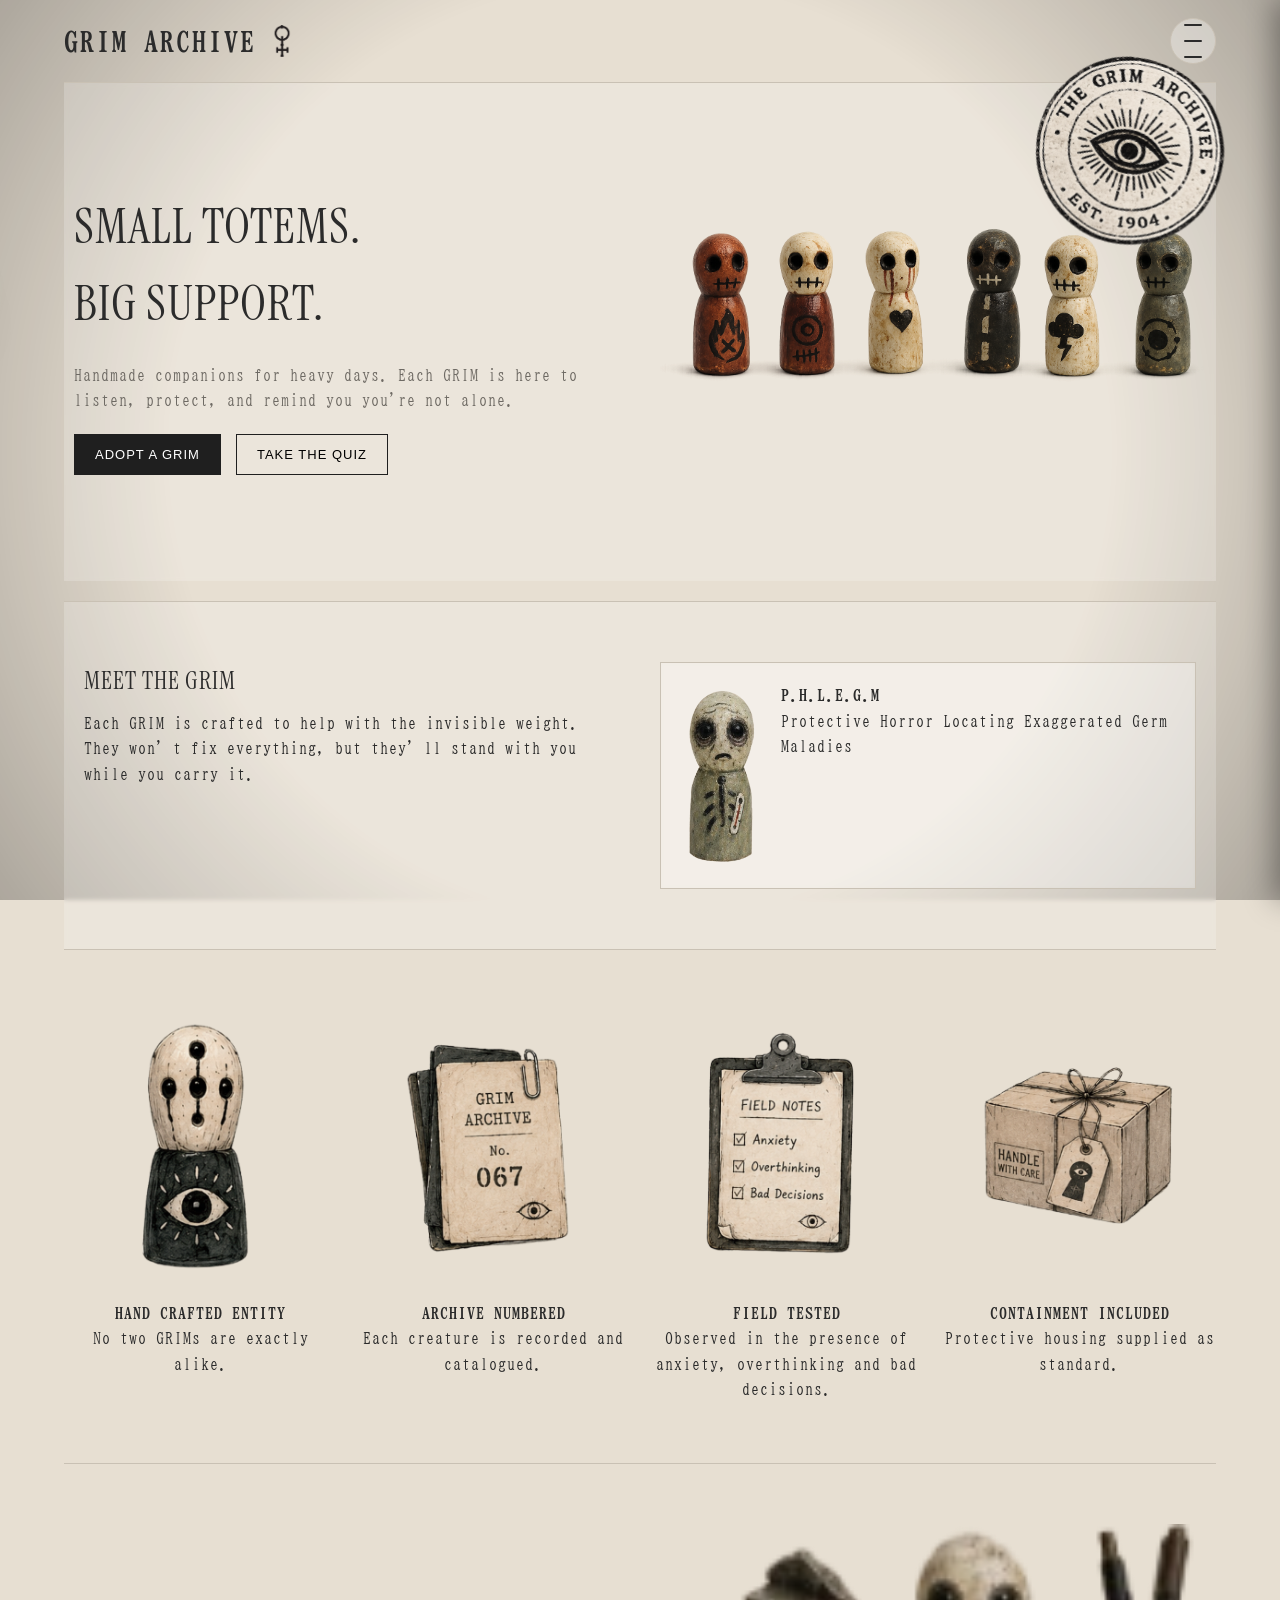
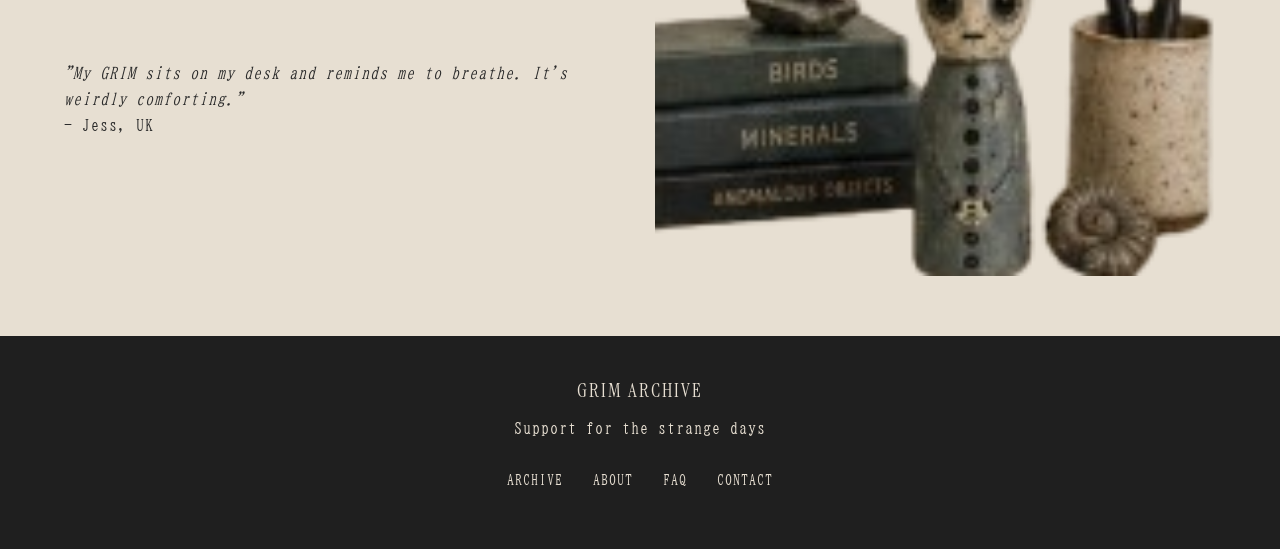
<file: index.html>
<!DOCTYPE html>
<html lang="en">
<head>
    
<meta charset="UTF-8">
<meta name="viewport" content="width=device-width, initial-scale=1.0">
<title>Grim Archive</title>

<!-- Google Fonts -->
<link href="https://fonts.googleapis.com/css2?family=Playfair+Display:wght@400;600&family=Inter:wght@300;400;500&display=swap" rel="stylesheet">
<link rel="preconnect" href="https://fonts.googleapis.com">
<link rel="preconnect" href="https://fonts.gstatic.com" crossorigin>
<link href="https://fonts.googleapis.com/css2?family=Instrument+Serif:ital@0;1&display=swap" rel="stylesheet">
<link href="https://fonts.googleapis.com/css2?family=BIZ+UDMincho&display=swap" rel="stylesheet">
<style>
:root {
    --bg: #e7dfd2;
    --text: #2b2b2b;
    --accent: #1f1f1f;
    --muted: #6e6a64;
    --border: #c9c1b4;
}

* {
    margin: 0;
    padding: 0;
    box-sizing: border-box;
}

body,
.hero h1,
nav .logo,
footer h3 {
    font-family: 'BIZ UDMincho', serif;
}
body {
    font-family: 'BIZ UDMincho', serif;
    color: var(--text);
    line-height: 1.6;
    letter-spacing: 1px;
    position: relative;
    background: var(--bg);
    overflow-x: hidden;

}

.side-image {
    position: fixed;
    top: 26vh;
    width: 92px;
    z-index: 4;
    opacity: 0;
    pointer-events: none;
    filter: drop-shadow(0 18px 24px rgba(0, 0, 0, 0.18));
    transform: translateX(0) scale(0.85);
    transition: opacity 180ms ease, transform 220ms cubic-bezier(.16, 1, .3, 1);
}

.side-image.left {
    left: 12px;
}

.side-image.right {
    right: 12px;
}

.container {
    width: 90%;
    max-width: 1200px;
    margin: auto;

}

/* NAV */
nav {
    display: flex;
    justify-content: space-between;
    padding: 20px 0;
    border-bottom: 1px solid var(--border);
    font-size: 14px;
    letter-spacing: 1px;
}

nav .logo {
  font-family: "Instrument Serif", serif;
  font-weight: 400;
  font-style: normal;    font-size: 18px;
    letter-spacing: 2px;
}

nav ul {
    display: flex;
    gap: 30px;
    list-style: none;
}

nav a {
    text-decoration: none;
    color: var(--text);
}

/* HERO */
.hero {
    display: grid;
    grid-template-columns: 1fr 1fr;
    align-items: center;
    padding: 60px 0;
    gap: 40px;
    gap-left:80px;
gap-right:80px;
}

.hero h1 {
    
    margin-bottom: 20px;
}

.hero p {
    color: var(--muted);
    margin-bottom: 20px;
}

.buttons {
    display: flex;
    gap: 15px;
}

.btn {
    padding: 12px 20px;
    border: 1px solid var(--accent);
    background: transparent;
    cursor: pointer;
    font-size: 13px;
    letter-spacing: 1px;
}

.btn.primary {
    background: var(--accent);
    color: white;
}

/* IMAGE ROW */
.hero-images {
    display: flex;

    gap: 15px;
}

.hero-images img {
    width: 100%;
    max-width: 120px;
}

/* SECTION */
.section {
    padding: 60px 0;
    border-top: 1px solid var(--border);
}


/* MEET */
.meet {
    display: grid;
    grid-template-columns: 1fr 1fr;
    gap: 40px;
}

.meet h2 {
  font-family: "Instrument Serif", serif;
  font-weight: 400;
  font-style: normal;    margin-bottom: 10px;
}

.card {
    border: 1px solid var(--border);
    padding: 20px;
    display: flex;
    gap: 20px;
}

.card img {
    width: 80px;
}

/* FEATURES */
.features {
    display: grid;
    grid-template-columns: repeat(4, 1fr);
    gap: 20px;
    text-align: center;
}

.features h4 {
    margin-top: 10px;
}

/* TESTIMONIAL */
.testimonial {
    display: grid;
    grid-template-columns: 1fr 1fr;
    gap: 30px;
    align-items: center;
}

.testimonial img {
    width: 100%;
}

/* FOOTER */
footer {
    background: #1f1f1f;
    color: #e7dfd2;
    padding: 40px 0;
    text-align: center;
}

footer h3 {
  font-family: "Instrument Serif", serif;
  font-weight: 400;
  font-style: normal;    letter-spacing: 2px;
    margin-bottom: 10px;
}

footer nav {
    border: none;
    justify-content: center;
    margin-top: 10px;
}

:root {
    --bg: #e7dfd2;
    --text: #2b2b2b;
    --accent: #1f1f1f;
    --muted: #6e6a64;
    --border: #c9c1b4;
}

/* RESET */
* {
    margin: 0;
    padding: 0;
    box-sizing: border-box;
}

/* 🌫️ TEXTURE LAYERS */
body {
   
    color: var(--text);
    line-height: 1.6;
    position: relative;
    background: var(--bg);
    overflow-x: hidden;
}

/* Paper texture */
body::before {
    content: "";
    position: fixed;
    inset: 0;
    background-image: url("https://www.transparenttextures.com/patterns/paper-fibers.png");
    opacity: 0.35;
    pointer-events: none;
    z-index: 1;
}

/* Grain overlay */
/* Grain overlay with movement */
body::after {
    content: "";
    position: fixed;
    inset: 0;
    background-image: url("https://www.transparenttextures.com/patterns/asfalt-dark.png");
    opacity: 0.15;
    mix-blend-mode: multiply;
    pointer-events: none;
    z-index: 2;

    animation: grainMove 8s steps(6) infinite;
}

/* Grain drifting animation */
@keyframes grainMove {
    0%   { transform: translate(0, 0); }
    20%  { transform: translate(-10px, 5px); }
    40%  { transform: translate(8px, -10px); }
    60%  { transform: translate(-5px, 10px); }
    80%  { transform: translate(10px, 5px); }
    100% { transform: translate(0, 0); }
}

/* Optional vignette (dark edges) */
.vignette {
    position: fixed;
    inset: 0;
    pointer-events: none;
    z-index: 3;
    background: radial-gradient(circle at center, transparent 60%, rgba(0,0,0,0.25));
}

/* CONTENT ABOVE TEXTURES */
.container {
    width: 90%;
    max-width: 1200px;
    margin: auto;
    position: relative;
    z-index: 10;

}
/* NAV */
nav {
    display: flex;
    justify-content: space-between;
    align-items: center;
    padding: 18px 0;
    border-bottom: 1px solid var(--border);
    font-size: 14px;
    letter-spacing: 1px;
}

nav .logo {
    font-family: "BIZ UDMincho", serif;
    font-weight: 550;
    font-style: normal;
    font-size: 28px;
    letter-spacing: 2px;
}

.nav-brand {
    display: flex;
    align-items: center;
    gap: 10px;
    text-decoration: none;
    color: var(--text);
}

.nav-brand img {
    width: 32px;
    height: 32px;
    object-fit: contain;
    display: block;
}

.nav-hamburger {
    width: 46px;
    height: 46px;
    border: 1px solid var(--border);
    border-radius: 999px;
    background: rgba(255, 255, 255, 0.35);
    display: grid;
    place-items: center;
    gap: 4px;
    cursor: pointer;
    padding: 0;
}

.nav-hamburger span {
    display: block;
    width: 18px;
    height: 2px;
    background: var(--text);
    border-radius: 999px;
}

.nav-drawer {
    position: fixed;
    top: 0;
    right: 0;
    width: min(320px, 100vw);
    height: 100vh;
    padding: 24px;
    background: rgba(17, 17, 17, 0.97);
    color: #f4efe7;
    display: flex;
    flex-direction: column;
    gap: 10px;
    transform: translateX(102%);
    transition: transform 220ms ease;
    z-index: 1000;
    box-shadow: -12px 0 28px rgba(0, 0, 0, 0.35);
}

.nav-drawer.open {
    transform: translateX(0);
}

.nav-drawer a {
    color: #f4efe7;
    text-decoration: none;
    font-size: 18px;
    padding: 10px 0;
    border-bottom: 1px solid rgba(255, 255, 255, 0.12);
}

.nav-backdrop {
    position: fixed;
    inset: 0;
    background: rgba(0, 0, 0, 0.35);
    opacity: 0;
    pointer-events: none;
    transition: opacity 220ms ease;
    z-index: 999;
}

.nav-backdrop.show {
    opacity: 1;
    pointer-events: auto;
}

body.nav-open {
    overflow: hidden;
}

nav a {
    text-decoration: none;
    color: var(--text);
}

/* HERO */
.hero {
    display: grid;
    grid-template-columns: 1fr 1fr;
    align-items: center;
    padding: 60px 0;
    gap: 40px;
    background: rgba(255,255,255,0.2);
    backdrop-filter: blur(2px);
}

.hero h1 {
  font-family: "Instrument Serif", serif;
  font-weight: 400;
  font-style: normal;    font-size: 48px;
    margin-bottom: 20px;
    margin-left: 10px;
}

.hero p {
    color: var(--muted);
    margin-bottom: 20px;
    margin-left: 10px;
}

.buttons {
    margin-left: 10px;
    display: flex;
    gap: 15px;
}

.btn {
    padding: 12px 20px;
    border: 1px solid var(--accent);
    background: transparent;
    cursor: pointer;
    font-size: 13px;
    letter-spacing: 1px;
    transition: 0.2s;
}

.btn:hover {
    transform: translateY(-1px);
}

.btn.primary {
    background: var(--accent);
    color: white;
}

/* IMAGE ROW */
.hero-images {
    display: flex;

}

.hero-images img {

    filter: contrast(0.95) saturate(0.9);
}

/* SECTION */
.section {
    padding: 60px 0;
    border-top: 1px solid var(--border);
}

/* MEET */
.meet {
    margin-TOP: 20px;
    display: grid;
    grid-template-columns: 1fr 1fr;
    gap: 40px;
        background: rgba(255,255,255,0.2);
    backdrop-filter: blur(2px);
    PADDING-RIGHT: 20px;
    PADDING-LEFT: 20px;
}

.meet h2 {
  font-weight: 400;
  font-style: normal;    margin-bottom: 10px;
}

.card {
    border: 1px solid var(--border);
    padding: 20px;
    display: flex;
    gap: 20px;
    background: rgba(255,255,255,0.2);
    backdrop-filter: blur(2px);
}

.card img {
    width: 80px;
}

/* FEATURES */
.features {
    display: grid;
    grid-template-columns: repeat(4, 1fr);
    gap: 20px;
    text-align: center;
}

.features h4 {
    margin-top: 10px;
}

/* TESTIMONIAL */
.testimonial {
    display: grid;
    grid-template-columns: 1fr 1fr;
    gap: 30px;
    align-items: center;
}

.testimonial img {
    width: 100%;
}

/* FOOTER */
footer {
    background: #1f1f1f;
    color: #e7dfd2;
    padding: 40px 0;
    text-align: center;
}

footer h3 {
  font-family: "Instrument Serif", serif;
  font-weight: 400;
  font-style: normal;    letter-spacing: 2px;
    margin-bottom: 10px;
}

footer nav {
    border: none;
    justify-content: center;
    margin-top: 10px;
}

.biz-udmincho-regular {
  font-family: "BIZ UDMincho", serif;
  font-weight: 400;
  font-style: normal;
}


/* Flicker animation */
@keyframes flicker {
    0%   { opacity: 1; }
    92%  { opacity: 1; }
    94%  { opacity: 0.4; }
    96%  { opacity: 1; }
    97%  { opacity: 0.6; }
    100% { opacity: 1; }
}

/* Apply flicker on hover */
.btn:hover,
nav a:hover {
    animation: flicker 0.6s linear;
}

.hero h1:hover {
    animation: textFlicker 1s infinite;
}

@keyframes textFlicker {
    0%, 18%, 22%, 100% { opacity: 1; }
    20% { opacity: 0.3; }
    21% { opacity: 1; }
}

.card {
    transition: transform 0.25s ease, box-shadow 0.25s ease;
}

.card:hover {
    transform: translateY(-4px);
    box-shadow: 0 10px 30px rgba(0,0,0,0.15);
}
.eyestamp {
    position: fixed;
    top: 50px;
    right: 50px;
    width: auto;
    max-width: 200px;
    z-index: 9999;
    pointer-events: none;
    transform: rotate(15deg);
}
</style>
</head>

<body><img class="eyestamp" src="imgs/badgestamp.png" alt="Eyestamp decorative image">
    <!-- Side images -->     
<img class="side-image left" src="imgs/lamp final.png" alt="Side image left">
<img class="side-image right" src="imgs/peekmoth.png" alt="Side image right">
<div class="vignette"></div>
<div class="container">



    <!-- NAV -->
<nav>
    <a class="nav-brand" href="index.html" aria-label="GRIM ARCHIVE home">
        <span class="logo">GRIM ARCHIVE</span>
        <img src="imgs/grim logo.png" alt="Grim logo icon">
    </a>

    <button class="nav-hamburger" id="navToggle" type="button" aria-label="Open navigation menu" aria-expanded="false" aria-controls="navDrawer">
        <span></span>
        <span></span>
        <span></span>
    </button>
</nav>

<div class="nav-backdrop" id="navBackdrop"></div>
<aside class="nav-drawer" id="navDrawer" aria-label="Slide-out navigation menu">
    <a href="index.html">Home</a>
    <a href="archive.html">Archive</a>
    <a href="journal.html">Journal</a>
</aside>

<!-- HERO -->
<section class="hero">
    <div>
    
        <h1>SMALL TOTEMS.<br>BIG SUPPORT.</h1>
    
        <p>Handmade companions for heavy days. Each GRIM is here to listen, protect, and remind you you're not alone.</p>
        <div class="buttons">
            <button class="btn primary">ADOPT A GRIM</button>
            <button class="btn">TAKE THE QUIZ</button>
        </div>
    </div>

    <div class="hero-totem">
        <img width="100%" src="imgs/totems.png">
    </div>
</section>

<!-- MEET -->
<section class="section meet">
    <div>
        <h2>MEET THE GRIM</h2>
        <p>Each GRIM is crafted to help with the invisible weight. They won’t fix everything, but they’ll stand with you while you carry it.</p>
    </div>

    <div class="card">
        <img src="imgs/phlegmcrop.png">
        <div>
            <h4>P.H.L.E.G.M</h4>
            <p>Protective Horror Locating Exaggerated Germ Maladies</p>
        </div>
    </div>
</section>

<!-- FEATURES -->
<section class="section features">
    <div>
        <img width="100%" src="imgs/watcherfooter.png">
        <h4>HAND CRAFTED ENTITY</h4>
        <p>No two GRIMs are exactly alike.</p>
    </div>
    <div>
                <img width="100%" src="imgs/archivefooter.png">
        <h4>ARCHIVE NUMBERED</h4>
        <p>Each creature is recorded and catalogued.</p>
    </div>
    <div>
                <img width="100%" src="imgs/fieldtestfooter.png">
        <h4>FIELD TESTED</h4>
        <p>Observed in the presence of anxiety, overthinking and bad decisions.</p>
    </div>
    <div>
                <img width="100%" src="imgs/containmentfooter.png">
        <h4>CONTAINMENT INCLUDED</h4>
        <p>Protective housing supplied as standard.</p>
    </div>
</section>

<!-- TESTIMONIAL -->
<section class="section testimonial">
    <div>
        <p><em>"My GRIM sits on my desk and reminds me to breathe. It's weirdly comforting."</em></p>
        <p>- Jess, UK</p>
    </div>

    <img border='' src="imgs/inthewild.png">
</section>

</div>

<!-- FOOTER -->
<footer>
    <h3>GRIM ARCHIVE</h3>
    <p>Support for the strange days</p>
    <nav>
        <ul>
            <li>ARCHIVE</li>
            <li>ABOUT</li>
            <li>FAQ</li>
            <li>CONTACT</li>
        </ul>
    </nav>
</footer>

<script>
  const sideImages = document.querySelectorAll('.side-image');

  const updateSideImages = () => {
    const maxScroll = document.documentElement.scrollHeight - window.innerHeight;
    const progress = maxScroll > 0 ? Math.min(1, window.scrollY / maxScroll) : 0;
    const wave = 1 - Math.abs(progress - 0.5) * 2;
    const pop = Math.max(0, wave);

    sideImages.forEach((img, index) => {
      const isLeft = img.classList.contains('left');
      const x = isLeft ? -120 + pop * 120 : 120 - pop * 120;
      img.style.opacity = String(0.15 + pop * 0.85);
      img.style.transform = `translateX(${x}px) scale(${1.85 + pop * 0.15}) rotate(${isLeft ? -4 : 4}deg)`;
      img.style.top = `${26 + index * 8}vh`;
    });
  };

  let ticking = false;
  const onScroll = () => {
    if (!ticking) {
      window.requestAnimationFrame(() => {
        updateSideImages();
        ticking = false;
      });
      ticking = true;
    }
  };

  updateSideImages();
  window.addEventListener('scroll', onScroll, { passive: true });
  window.addEventListener('resize', updateSideImages);
</script>

</body>
</html>
</file>
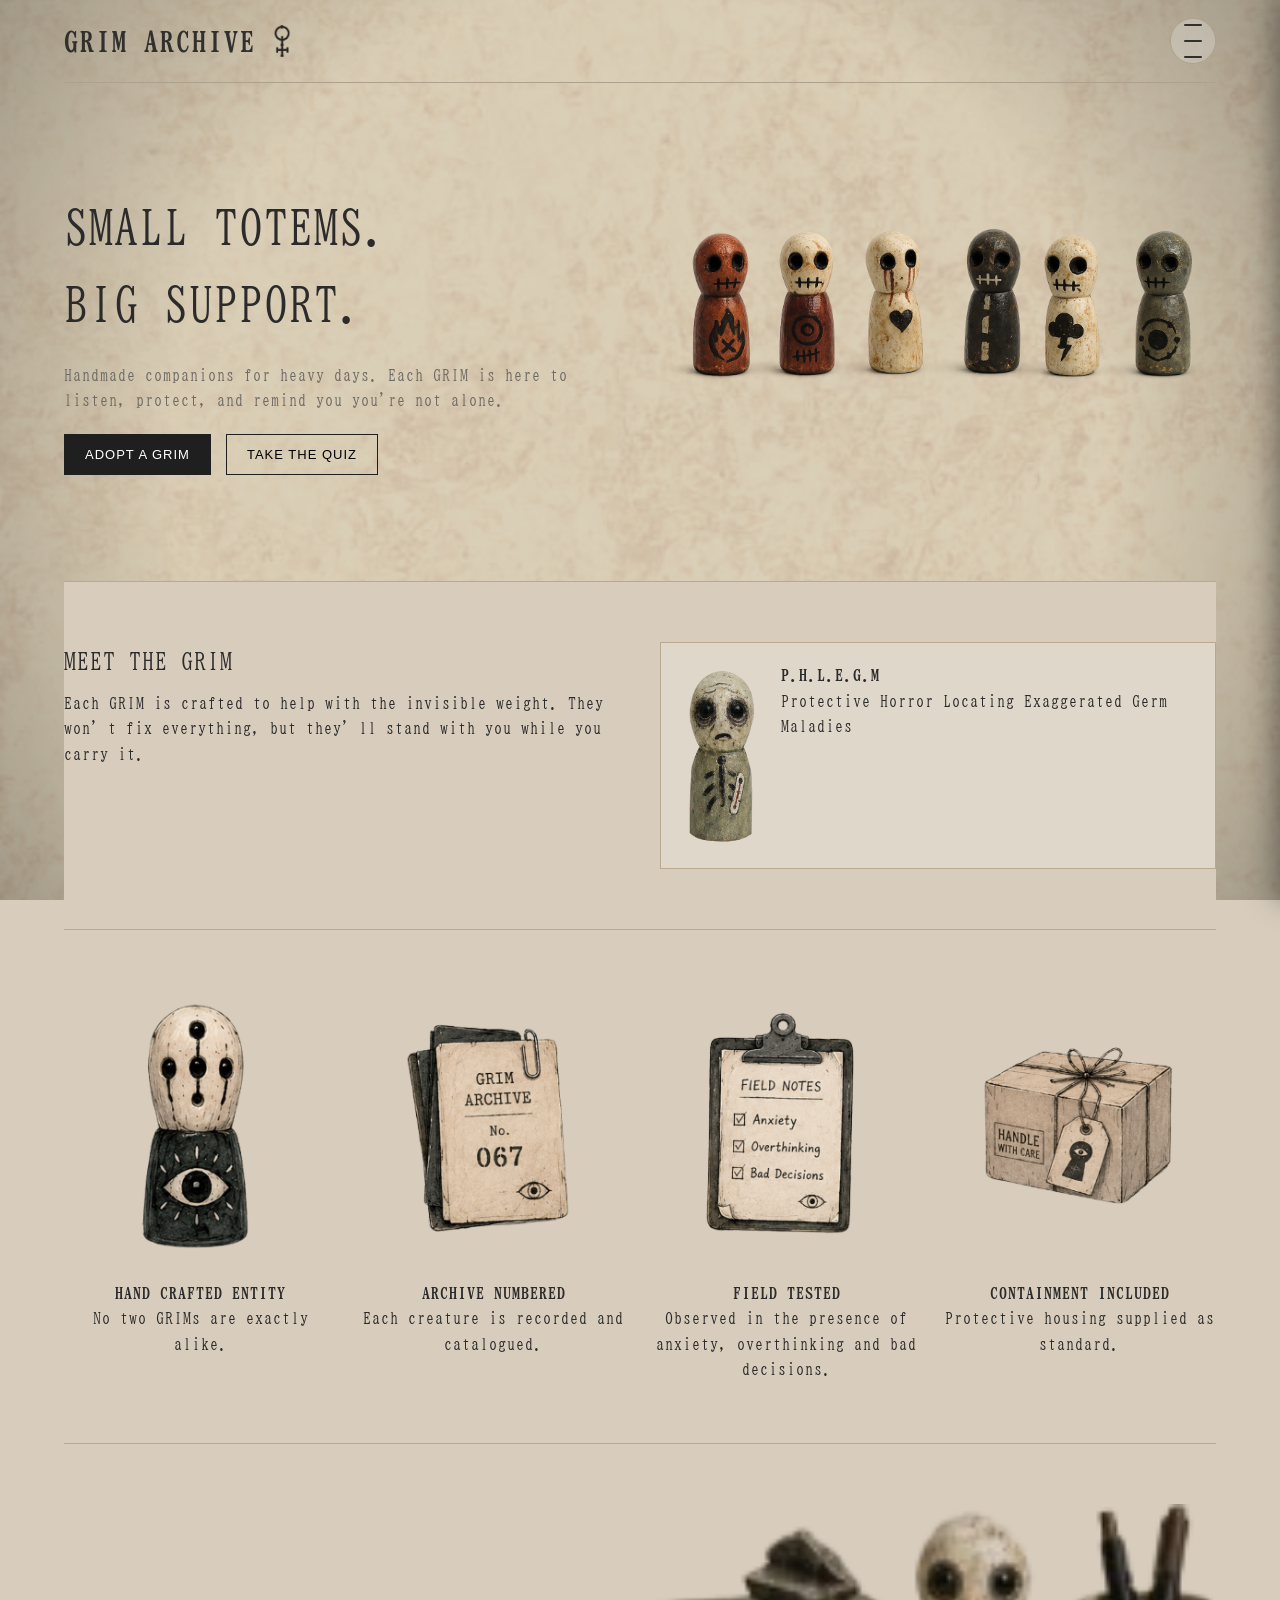
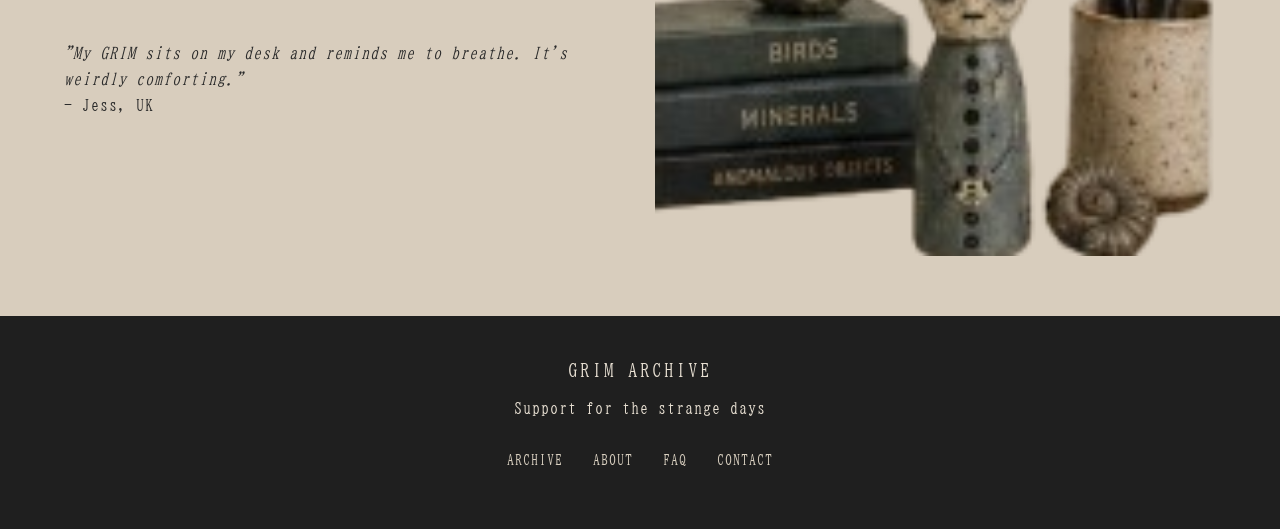
<file: backup copy.html>
<!DOCTYPE html>
<html lang="en">
<head>
    
<meta charset="UTF-8">
<meta name="viewport" content="width=device-width, initial-scale=1.0">
<title>Grim Archive</title>

<!-- Google Fonts -->
<link href="https://fonts.googleapis.com/css2?family=Playfair+Display:wght@400;600&family=Inter:wght@300;400;500&display=swap" rel="stylesheet">
<link rel="preconnect" href="https://fonts.googleapis.com">
<link rel="preconnect" href="https://fonts.gstatic.com" crossorigin>
<link href="https://fonts.googleapis.com/css2?family=Instrument+Serif:ital@0;1&display=swap" rel="stylesheet">
<link href="https://fonts.googleapis.com/css2?family=BIZ+UDMincho&display=swap" rel="stylesheet">

<link rel="stylesheet" href="style.css">

</head>

<body>
    <!-- Side images -->     
<img class="side-image left" src="imgs/lamp final.png" alt="Side image left">
<img class="side-image right" src="imgs/peekmoth.png" alt="Side image right">
<div class="vignette"></div>
<div class="container">

<!-- NAV -->
<nav>
    <a class="nav-brand" href="index.html" aria-label="GRIM ARCHIVE home">
        <span class="logo">GRIM ARCHIVE</span>
        <img src="imgs/grim logo.png" alt="Grim logo icon">
    </a>

    <button class="nav-hamburger" id="navToggle" type="button" aria-label="Open navigation menu" aria-expanded="false" aria-controls="navDrawer">
        <span></span>
        <span></span>
        <span></span>
    </button>
</nav>

<div class="nav-backdrop" id="navBackdrop"></div>
<aside class="nav-drawer" id="navDrawer" aria-label="Slide-out navigation menu">
        <a href="INDEX.html">THE GRIM ARCHIVES</a>
    <a href="ARCHIVE.html">GUARDIAN FILES</a>
    <a href="PROCESS.html">ADOPTION PROCESS</a>
    <a href="RECORDS.html">ARCHIVE RECORDS</a>
        <a href="CONTACT.html">CONTACT THE ARCHIVES</a>
            <a href="BASKET.html">PENDING RELEASE (0)</a>
</aside>

<!-- HERO -->
<section class="hero">
    <div>
    
        <h1>SMALL TOTEMS.<br>BIG SUPPORT.</h1>
    
        <p>Handmade companions for heavy days. Each GRIM is here to listen, protect, and remind you you're not alone.</p>
        <div class="buttons">
            <button class="btn primary">ADOPT A GRIM</button>
            <button class="btn">TAKE THE QUIZ</button>
        </div>
    </div>

    <div class="hero-totem">
        <img width="100%" src="imgs/totems.png">
    </div>
</section>

<!-- MEET -->
<section class="section meet">
    <div>
        <h2>MEET THE GRIM</h2>
        <p>Each GRIM is crafted to help with the invisible weight. They won’t fix everything, but they’ll stand with you while you carry it.</p>
    </div>

    <div class="card">
        <img src="imgs/phlegmcrop.png">
        <div>
            <h4>P.H.L.E.G.M</h4>
            <p>Protective Horror Locating Exaggerated Germ Maladies</p>
        </div>
    </div>
</section>

<!-- FEATURES -->
<section class="section features">
    <div>
        <img width="100%" src="imgs/watcherfooter.png">
        <h4>HAND CRAFTED ENTITY</h4>
        <p>No two GRIMs are exactly alike.</p>
    </div>
    <div>
                <img width="100%" src="imgs/archivefooter.png">
        <h4>ARCHIVE NUMBERED</h4>
        <p>Each creature is recorded and catalogued.</p>
    </div>
    <div>
                <img width="100%" src="imgs/fieldtestfooter.png">
        <h4>FIELD TESTED</h4>
        <p>Observed in the presence of anxiety, overthinking and bad decisions.</p>
    </div>
    <div>
                <img width="100%" src="imgs/containmentfooter.png">
        <h4>CONTAINMENT INCLUDED</h4>
        <p>Protective housing supplied as standard.</p>
    </div>
</section>

<!-- TESTIMONIAL -->
<section class="section testimonial">
    <div>
        <p><em>"My GRIM sits on my desk and reminds me to breathe. It's weirdly comforting."</em></p>
        <p>- Jess, UK</p>
    </div>

    <img border='' src="imgs/inthewild.png">
</section>

</div>

<!-- FOOTER -->
<footer>
    <h3>GRIM ARCHIVE</h3>
    <p>Support for the strange days</p>
    <nav>
        <ul>
            <li>ARCHIVE</li>
            <li>ABOUT</li>
            <li>FAQ</li>
            <li>CONTACT</li>
        </ul>
    </nav>
</footer>

<script>
  const navToggle = document.getElementById('navToggle');
  const navDrawer = document.getElementById('navDrawer');
  const navBackdrop = document.getElementById('navBackdrop');

  const openNav = () => {
    navDrawer.classList.add('open');
    navBackdrop.classList.add('show');
    document.body.classList.add('nav-open');
    navToggle.setAttribute('aria-expanded', 'true');
  };

  const closeNav = () => {
    navDrawer.classList.remove('open');
    navBackdrop.classList.remove('show');
    document.body.classList.remove('nav-open');
    navToggle.setAttribute('aria-expanded', 'false');
  };

  navToggle?.addEventListener('click', () => {
    const isOpen = navDrawer.classList.contains('open');
    isOpen ? closeNav() : openNav();
  });

  navBackdrop?.addEventListener('click', closeNav);
  navDrawer?.querySelectorAll('a').forEach((link) => link.addEventListener('click', closeNav));

  document.addEventListener('keydown', (event) => {
    if (event.key === 'Escape') closeNav();
  });

  const sideImages = document.querySelectorAll('.side-image');

  const updateSideImages = () => {
    const maxScroll = document.documentElement.scrollHeight - window.innerHeight;
    const progress = maxScroll > 0 ? Math.min(1, window.scrollY / maxScroll) : 0;
    const wave = 1 - Math.abs(progress - 0.5) * 2;
    const pop = Math.max(0, wave);

    sideImages.forEach((img, index) => {
      const isLeft = img.classList.contains('left');
      const x = isLeft ? -120 + pop * 120 : 120 - pop * 120;
      img.style.opacity = String(0.15 + pop * 0.85);
      img.style.transform = `translateX(${x}px) scale(${1.85 + pop * 0.15}) rotate(${isLeft ? -4 : 4}deg)`;
      img.style.top = `${26 + index * 8}vh`;
    });
  };

  let ticking = false;
  const onScroll = () => {
    if (!ticking) {
      window.requestAnimationFrame(() => {
        updateSideImages();
        ticking = false;
      });
      ticking = true;
    }
  };

  updateSideImages();
  window.addEventListener('scroll', onScroll, { passive: true });
  window.addEventListener('resize', updateSideImages);
</script>

</body>
</html>
</file>
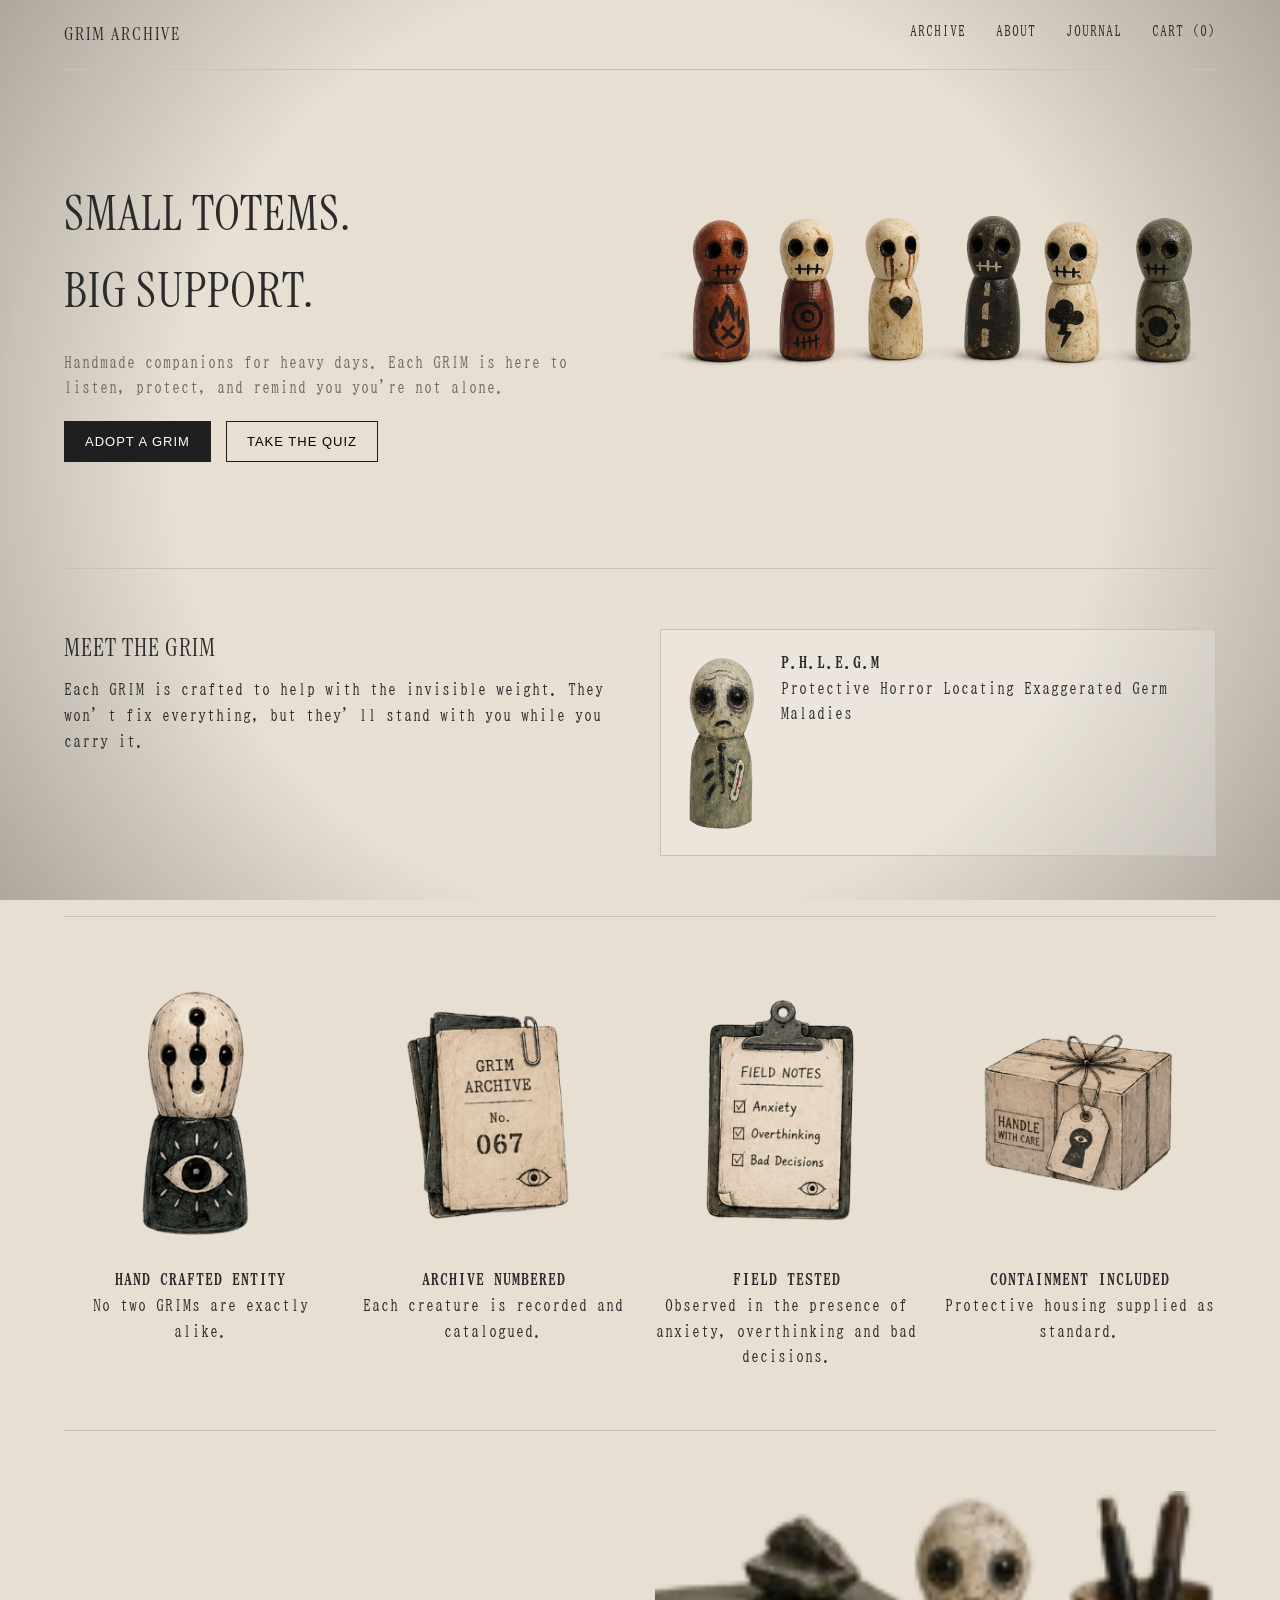
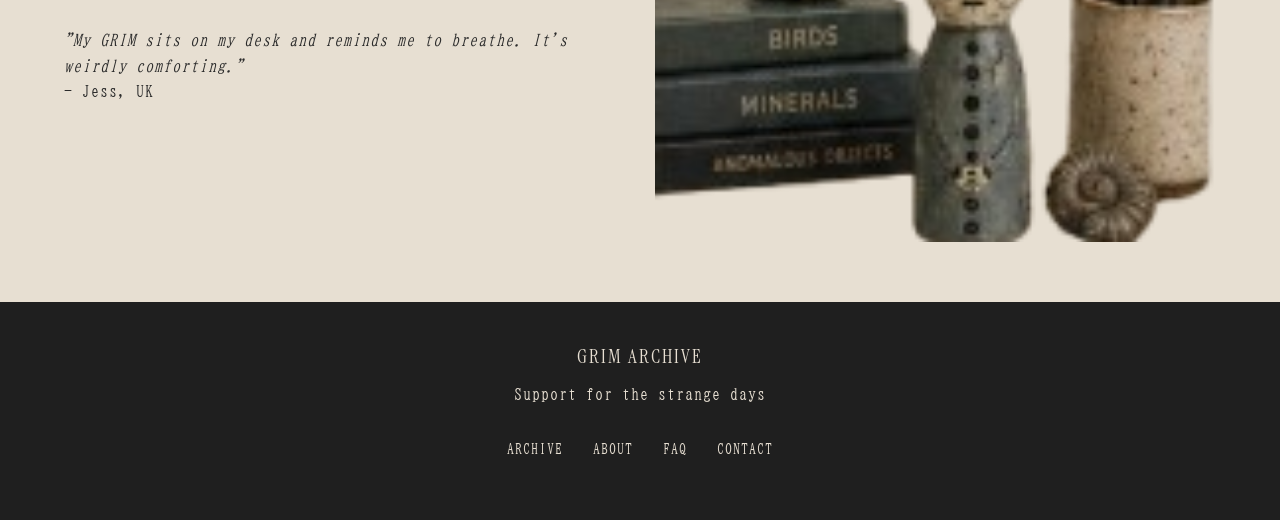
<file: backup.html>
<!DOCTYPE html>
<html lang="en">
<head>
    
<meta charset="UTF-8">
<meta name="viewport" content="width=device-width, initial-scale=1.0">
<title>Grim Archive</title>

<!-- Google Fonts -->
<link href="https://fonts.googleapis.com/css2?family=Playfair+Display:wght@400;600&family=Inter:wght@300;400;500&display=swap" rel="stylesheet">
<link rel="preconnect" href="https://fonts.googleapis.com">
<link rel="preconnect" href="https://fonts.gstatic.com" crossorigin>
<link href="https://fonts.googleapis.com/css2?family=Instrument+Serif:ital@0;1&display=swap" rel="stylesheet">
<link href="https://fonts.googleapis.com/css2?family=BIZ+UDMincho&display=swap" rel="stylesheet">
<style>
:root {
    --bg: #e7dfd2;
    --text: #2b2b2b;
    --accent: #1f1f1f;
    --muted: #6e6a64;
    --border: #c9c1b4;
}

* {
    margin: 0;
    padding: 0;
    box-sizing: border-box;
}

body,
.hero h1,
nav .logo,
footer h3 {
    font-family: 'BIZ UDMincho', serif;
}
body {
    font-family: 'BIZ UDMincho', serif;
    color: var(--text);
    line-height: 1.6;
    letter-spacing: 1px;
    position: relative;
    background: var(--bg);
    overflow-x: hidden;
}

.side-image {
    position: fixed;
    top: 26vh;
    width: 92px;
    z-index: 4;
    opacity: 0;
    pointer-events: none;
    filter: drop-shadow(0 18px 24px rgba(0, 0, 0, 0.18));
    transform: translateX(0) scale(0.85);
    transition: opacity 180ms ease, transform 220ms cubic-bezier(.16, 1, .3, 1);
}

.side-image.left {
    left: 12px;
}

.side-image.right {
    right: 12px;
}

.container {
    width: 90%;
    max-width: 1200px;
    margin: auto;

}

/* NAV */
nav {
    display: flex;
    justify-content: space-between;
    padding: 20px 0;
    border-bottom: 1px solid var(--border);
    font-size: 14px;
    letter-spacing: 1px;
}

nav .logo {
  font-family: "Instrument Serif", serif;
  font-weight: 400;
  font-style: normal;    font-size: 18px;
    letter-spacing: 2px;
}

nav ul {
    display: flex;
    gap: 30px;
    list-style: none;
}

nav a {
    text-decoration: none;
    color: var(--text);
}

/* HERO */
.hero {
    display: grid;
    grid-template-columns: 1fr 1fr;
    align-items: center;
    padding: 60px 0;
    gap: 40px;
}

.hero h1 {
    
    margin-bottom: 20px;
}

.hero p {
    color: var(--muted);
    margin-bottom: 20px;
}

.buttons {
    display: flex;
    gap: 15px;
}

.btn {
    padding: 12px 20px;
    border: 1px solid var(--accent);
    background: transparent;
    cursor: pointer;
    font-size: 13px;
    letter-spacing: 1px;
}

.btn.primary {
    background: var(--accent);
    color: white;
}

/* IMAGE ROW */
.hero-images {
    display: flex;
    gap: 15px;
}

.hero-images img {
    width: 100%;
    max-width: 120px;
}

/* SECTION */
.section {
    padding: 60px 0;
    border-top: 1px solid var(--border);
}

/* MEET */
.meet {
    display: grid;
    grid-template-columns: 1fr 1fr;
    gap: 40px;
}

.meet h2 {
  font-family: "Instrument Serif", serif;
  font-weight: 400;
  font-style: normal;    margin-bottom: 10px;
}

.card {
    border: 1px solid var(--border);
    padding: 20px;
    display: flex;
    gap: 20px;
}

.card img {
    width: 80px;
}

/* FEATURES */
.features {
    display: grid;
    grid-template-columns: repeat(4, 1fr);
    gap: 20px;
    text-align: center;
}

.features h4 {
    margin-top: 10px;
}

/* TESTIMONIAL */
.testimonial {
    display: grid;
    grid-template-columns: 1fr 1fr;
    gap: 30px;
    align-items: center;
}

.testimonial img {
    width: 100%;
}

/* FOOTER */
footer {
    background: #1f1f1f;
    color: #e7dfd2;
    padding: 40px 0;
    text-align: center;
}

footer h3 {
  font-family: "Instrument Serif", serif;
  font-weight: 400;
  font-style: normal;    letter-spacing: 2px;
    margin-bottom: 10px;
}

footer nav {
    border: none;
    justify-content: center;
    margin-top: 10px;
}

:root {
    --bg: #e7dfd2;
    --text: #2b2b2b;
    --accent: #1f1f1f;
    --muted: #6e6a64;
    --border: #c9c1b4;
}

/* RESET */
* {
    margin: 0;
    padding: 0;
    box-sizing: border-box;
}

/* 🌫️ TEXTURE LAYERS */
body {
   
    color: var(--text);
    line-height: 1.6;
    position: relative;
    background: var(--bg);
    overflow-x: hidden;
}

/* Paper texture */
body::before {
    content: "";
    position: fixed;
    inset: 0;
    background-image: url("https://www.transparenttextures.com/patterns/paper-fibers.png");
    opacity: 0.35;
    pointer-events: none;
    z-index: 1;
}

/* Grain overlay */
/* Grain overlay with movement */
body::after {
    content: "";
    position: fixed;
    inset: 0;
    background-image: url("https://www.transparenttextures.com/patterns/asfalt-dark.png");
    opacity: 0.15;
    mix-blend-mode: multiply;
    pointer-events: none;
    z-index: 2;

    animation: grainMove 8s steps(6) infinite;
}

/* Grain drifting animation */
@keyframes grainMove {
    0%   { transform: translate(0, 0); }
    20%  { transform: translate(-10px, 5px); }
    40%  { transform: translate(8px, -10px); }
    60%  { transform: translate(-5px, 10px); }
    80%  { transform: translate(10px, 5px); }
    100% { transform: translate(0, 0); }
}

/* Optional vignette (dark edges) */
.vignette {
    position: fixed;
    inset: 0;
    pointer-events: none;
    z-index: 3;
    background: radial-gradient(circle at center, transparent 60%, rgba(0,0,0,0.25));
}

/* CONTENT ABOVE TEXTURES */
.container {
    width: 90%;
    max-width: 1200px;
    margin: auto;
    position: relative;
    z-index: 10;
}

/* NAV */
nav {
    display: flex;
    justify-content: space-between;
    padding: 20px 0;
    border-bottom: 1px solid var(--border);
    font-size: 14px;
    letter-spacing: 1px;
}

nav .logo {
  font-family: "Instrument Serif", serif;
  font-weight: 400;
  font-style: normal;    font-size: 18px;
    letter-spacing: 2px;
}

nav ul {
    display: flex;
    gap: 30px;
    list-style: none;
}

nav a {
    text-decoration: none;
    color: var(--text);
}

/* HERO */
.hero {
    display: grid;
    grid-template-columns: 1fr 1fr;
    align-items: center;
    padding: 60px 0;
    gap: 40px;
}

.hero h1 {
  font-family: "Instrument Serif", serif;
  font-weight: 400;
  font-style: normal;    font-size: 48px;
    margin-bottom: 20px;
}

.hero p {
    color: var(--muted);
    margin-bottom: 20px;
}

.buttons {
    display: flex;
    gap: 15px;
}

.btn {
    padding: 12px 20px;
    border: 1px solid var(--accent);
    background: transparent;
    cursor: pointer;
    font-size: 13px;
    letter-spacing: 1px;
    transition: 0.2s;
}

.btn:hover {
    transform: translateY(-1px);
}

.btn.primary {
    background: var(--accent);
    color: white;
}

/* IMAGE ROW */
.hero-images {
    display: flex;

}

.hero-images img {

    filter: contrast(0.95) saturate(0.9);
}

/* SECTION */
.section {
    padding: 60px 0;
    border-top: 1px solid var(--border);
}

/* MEET */
.meet {
    display: grid;
    grid-template-columns: 1fr 1fr;
    gap: 40px;
}

.meet h2 {
  font-family: "Instrument Serif", serif;
  font-weight: 400;
  font-style: normal;    margin-bottom: 10px;
}

.card {
    border: 1px solid var(--border);
    padding: 20px;
    display: flex;
    gap: 20px;
    background: rgba(255,255,255,0.2);
    backdrop-filter: blur(2px);
}

.card img {
    width: 80px;
}

/* FEATURES */
.features {
    display: grid;
    grid-template-columns: repeat(4, 1fr);
    gap: 20px;
    text-align: center;
}

.features h4 {
    margin-top: 10px;
}

/* TESTIMONIAL */
.testimonial {
    display: grid;
    grid-template-columns: 1fr 1fr;
    gap: 30px;
    align-items: center;
}

.testimonial img {
    width: 100%;
}

/* FOOTER */
footer {
    background: #1f1f1f;
    color: #e7dfd2;
    padding: 40px 0;
    text-align: center;
}

footer h3 {
  font-family: "Instrument Serif", serif;
  font-weight: 400;
  font-style: normal;    letter-spacing: 2px;
    margin-bottom: 10px;
}

footer nav {
    border: none;
    justify-content: center;
    margin-top: 10px;
}

.biz-udmincho-regular {
  font-family: "BIZ UDMincho", serif;
  font-weight: 400;
  font-style: normal;
}


/* Flicker animation */
@keyframes flicker {
    0%   { opacity: 1; }
    92%  { opacity: 1; }
    94%  { opacity: 0.4; }
    96%  { opacity: 1; }
    97%  { opacity: 0.6; }
    100% { opacity: 1; }
}

/* Apply flicker on hover */
.btn:hover,
nav a:hover {
    animation: flicker 0.6s linear;
}

.hero h1:hover {
    animation: textFlicker 1s infinite;
}

@keyframes textFlicker {
    0%, 18%, 22%, 100% { opacity: 1; }
    20% { opacity: 0.3; }
    21% { opacity: 1; }
}

.card {
    transition: transform 0.25s ease, box-shadow 0.25s ease;
}

.card:hover {
    transform: translateY(-4px);
    box-shadow: 0 10px 30px rgba(0,0,0,0.15);
}

</style>
</head>

<body>
    <!-- Side images -->     
<img class="side-image left" src="imgs/lamp final.png" alt="Side image left">
<img class="side-image right" src="imgs/peekmoth.png" alt="Side image right">
<div class="vignette"></div>
<div class="container">

<!-- NAV -->
<nav>
    <div class="logo">GRIM ARCHIVE</div>
    <ul>
        <li><a href="#">ARCHIVE</a></li>
        <li><a href="#">ABOUT</a></li>
        <li><a href="#">JOURNAL</a></li>
        <li><a href="#">CART (0)</a></li>
    </ul>
</nav>

<!-- HERO -->
<section class="hero">
    <div>
    
        <h1>SMALL TOTEMS.<br>BIG SUPPORT.</h1>
    
        <p>Handmade companions for heavy days. Each GRIM is here to listen, protect, and remind you you're not alone.</p>
        <div class="buttons">
            <button class="btn primary">ADOPT A GRIM</button>
            <button class="btn">TAKE THE QUIZ</button>
        </div>
    </div>

    <div class="hero-totem">
        <img width="100%" src="imgs/totems.png">
    </div>
</section>

<!-- MEET -->
<section class="section meet">
    <div>
        <h2>MEET THE GRIM</h2>
        <p>Each GRIM is crafted to help with the invisible weight. They won’t fix everything, but they’ll stand with you while you carry it.</p>
    </div>

    <div class="card">
        <img src="imgs/phlegmcrop.png">
        <div>
            <h4>P.H.L.E.G.M</h4>
            <p>Protective Horror Locating Exaggerated Germ Maladies</p>
        </div>
    </div>
</section>

<!-- FEATURES -->
<section class="section features">
    <div>
        <img width="100%" src="imgs/watcherfooter.png">
        <h4>HAND CRAFTED ENTITY</h4>
        <p>No two GRIMs are exactly alike.</p>
    </div>
    <div>
                <img width="100%" src="imgs/archivefooter.png">
        <h4>ARCHIVE NUMBERED</h4>
        <p>Each creature is recorded and catalogued.</p>
    </div>
    <div>
                <img width="100%" src="imgs/fieldtestfooter.png">
        <h4>FIELD TESTED</h4>
        <p>Observed in the presence of anxiety, overthinking and bad decisions.</p>
    </div>
    <div>
                <img width="100%" src="imgs/containmentfooter.png">
        <h4>CONTAINMENT INCLUDED</h4>
        <p>Protective housing supplied as standard.</p>
    </div>
</section>

<!-- TESTIMONIAL -->
<section class="section testimonial">
    <div>
        <p><em>"My GRIM sits on my desk and reminds me to breathe. It's weirdly comforting."</em></p>
        <p>- Jess, UK</p>
    </div>

    <img border='' src="imgs/inthewild.png">
</section>

</div>

<!-- FOOTER -->
<footer>
    <h3>GRIM ARCHIVE</h3>
    <p>Support for the strange days</p>
    <nav>
        <ul>
            <li>ARCHIVE</li>
            <li>ABOUT</li>
            <li>FAQ</li>
            <li>CONTACT</li>
        </ul>
    </nav>
</footer>

<script>
  const sideImages = document.querySelectorAll('.side-image');

  const updateSideImages = () => {
    const maxScroll = document.documentElement.scrollHeight - window.innerHeight;
    const progress = maxScroll > 0 ? Math.min(1, window.scrollY / maxScroll) : 0;
    const wave = 1 - Math.abs(progress - 0.5) * 2;
    const pop = Math.max(0, wave);

    sideImages.forEach((img, index) => {
      const isLeft = img.classList.contains('left');
      const x = isLeft ? -120 + pop * 120 : 120 - pop * 120;
      img.style.opacity = String(0.15 + pop * 0.85);
      img.style.transform = `translateX(${x}px) scale(${1.85 + pop * 0.15}) rotate(${isLeft ? -4 : 4}deg)`;
      img.style.top = `${26 + index * 8}vh`;
    });
  };

  let ticking = false;
  const onScroll = () => {
    if (!ticking) {
      window.requestAnimationFrame(() => {
        updateSideImages();
        ticking = false;
      });
      ticking = true;
    }
  };

  updateSideImages();
  window.addEventListener('scroll', onScroll, { passive: true });
  window.addEventListener('resize', updateSideImages);
</script>

</body>
</html>
</file>
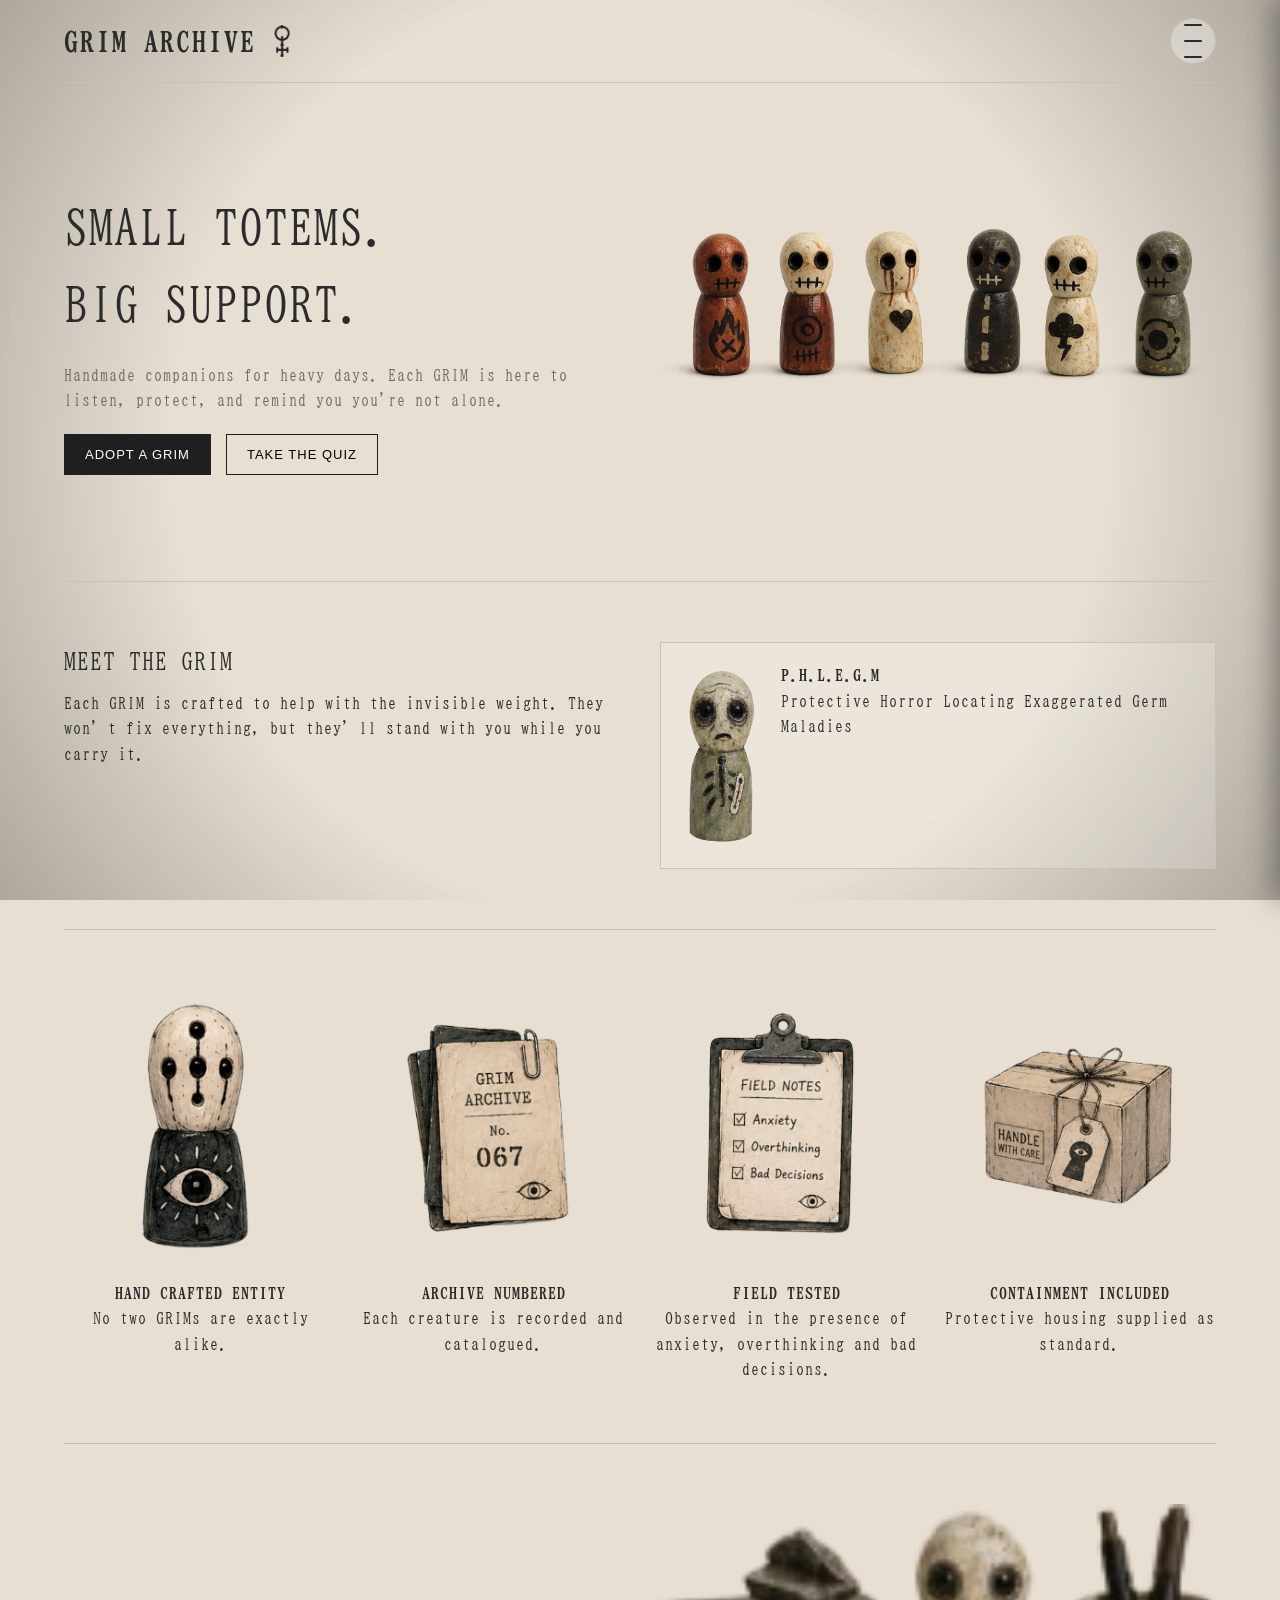
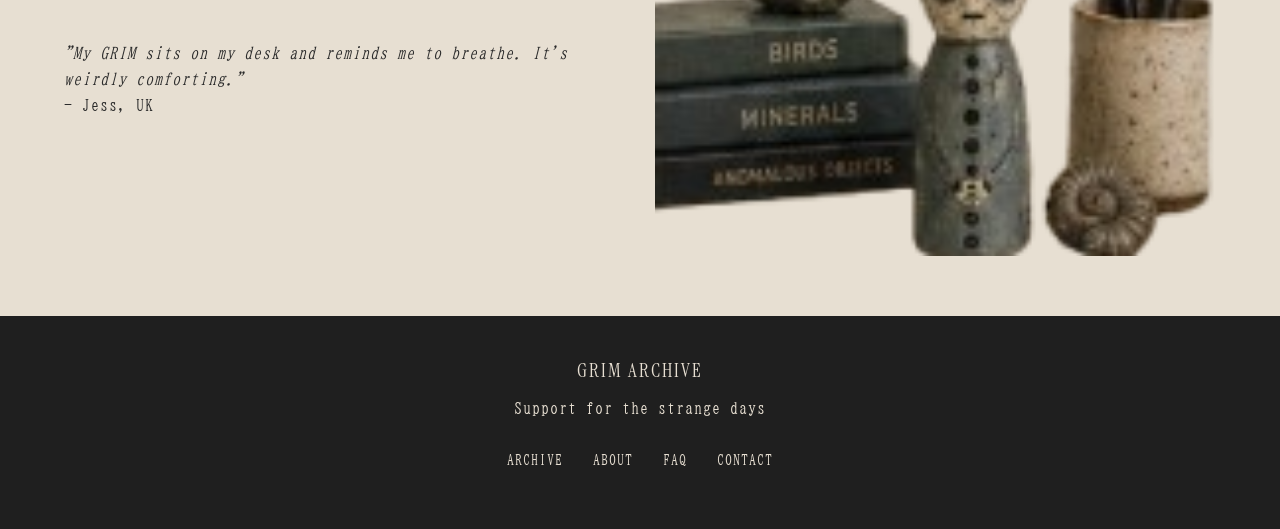
<file: journal.html>
<!DOCTYPE html>
<html lang="en">
<head>
    
<meta charset="UTF-8">
<meta name="viewport" content="width=device-width, initial-scale=1.0">
<title>Grim Archive</title>

<!-- Google Fonts -->
<link href="https://fonts.googleapis.com/css2?family=Playfair+Display:wght@400;600&family=Inter:wght@300;400;500&display=swap" rel="stylesheet">
<link rel="preconnect" href="https://fonts.googleapis.com">
<link rel="preconnect" href="https://fonts.gstatic.com" crossorigin>
<link href="https://fonts.googleapis.com/css2?family=Instrument+Serif:ital@0;1&display=swap" rel="stylesheet">
<link href="https://fonts.googleapis.com/css2?family=BIZ+UDMincho&display=swap" rel="stylesheet">
<style>
:root {
    --bg: #e7dfd2;
    --text: #2b2b2b;
    --accent: #1f1f1f;
    --muted: #6e6a64;
    --border: #c9c1b4;
}

* {
    margin: 0;
    padding: 0;
    box-sizing: border-box;
}

body,
.hero h1,
nav .logo,
footer h3 {
    font-family: 'BIZ UDMincho', serif;
}
body {
    font-family: 'BIZ UDMincho', serif;
    color: var(--text);
    line-height: 1.6;
    letter-spacing: 1px;
    position: relative;
    background: var(--bg);
    overflow-x: hidden;
}

.side-image {
    position: fixed;
    top: 26vh;
    width: 92px;
    z-index: 4;
    opacity: 0;
    pointer-events: none;
    filter: drop-shadow(0 18px 24px rgba(0, 0, 0, 0.18));
    transform: translateX(0) scale(0.85);
    transition: opacity 180ms ease, transform 220ms cubic-bezier(.16, 1, .3, 1);
}

.side-image.left {
    left: 12px;
}

.side-image.right {
    right: 12px;
}

.container {
    width: 90%;
    max-width: 1200px;
    margin: auto;

}

/* NAV */
nav {
    display: flex;
    justify-content: space-between;
    padding: 20px 0;
    border-bottom: 1px solid var(--border);
    font-size: 14px;
    letter-spacing: 1px;
}

nav .logo {
  font-family: "BIZ UDMincho", serif;
  font-weight: 400;
  font-style: normal;    font-size: 18px;
    letter-spacing: 2px;
}

nav ul {
    display: flex;
    gap: 30px;
    list-style: none;
}

nav a {
    text-decoration: none;
    color: var(--text);
}

/* HERO */
.hero {
    display: grid;
    grid-template-columns: 1fr 1fr;
    align-items: center;
    padding: 60px 0;
    gap: 40px;
}

.hero h1 {
    
    margin-bottom: 20px;
}

.hero p {
    color: var(--muted);
    margin-bottom: 20px;
}

.buttons {
    display: flex;
    gap: 15px;
}

.btn {
    padding: 12px 20px;
    border: 1px solid var(--accent);
    background: transparent;
    cursor: pointer;
    font-size: 13px;
    letter-spacing: 1px;
}

.btn.primary {
    background: var(--accent);
    color: white;
}

/* IMAGE ROW */
.hero-images {
    display: flex;
    gap: 15px;
}

.hero-images img {
    width: 100%;
    max-width: 120px;
}

/* SECTION */
.section {
    padding: 60px 0;
    border-top: 1px solid var(--border);
}

/* MEET */
.meet {
    display: grid;
    grid-template-columns: 1fr 1fr;
    gap: 40px;
}

.meet h2 {
  font-family: "Instrument Serif", serif;
  font-weight: 400;
  font-style: normal;    margin-bottom: 10px;
}

.card {
    border: 1px solid var(--border);
    padding: 20px;
    display: flex;
    gap: 20px;
}

.card img {
    width: 80px;
}

/* FEATURES */
.features {
    display: grid;
    grid-template-columns: repeat(4, 1fr);
    gap: 20px;
    text-align: center;
}

.features h4 {
    margin-top: 10px;
}

/* TESTIMONIAL */
.testimonial {
    display: grid;
    grid-template-columns: 1fr 1fr;
    gap: 30px;
    align-items: center;
}

.testimonial img {
    width: 100%;
}

/* FOOTER */
footer {
    background: #1f1f1f;
    color: #e7dfd2;
    padding: 40px 0;
    text-align: center;
}

footer h3 {
  font-family: "Instrument Serif", serif;
  font-weight: 400;
  font-style: normal;    letter-spacing: 2px;
    margin-bottom: 10px;
}

footer nav {
    border: none;
    justify-content: center;
    margin-top: 10px;
}

:root {
    --bg: #e7dfd2;
    --text: #2b2b2b;
    --accent: #1f1f1f;
    --muted: #6e6a64;
    --border: #c9c1b4;
}

/* RESET */
* {
    margin: 0;
    padding: 0;
    box-sizing: border-box;
}

/* 🌫️ TEXTURE LAYERS */
body {
   
    color: var(--text);
    line-height: 1.6;
    position: relative;
    background: var(--bg);
    overflow-x: hidden;
}

/* Paper texture */
body::before {
    content: "";
    position: fixed;
    inset: 0;
    background-image: url("https://www.transparenttextures.com/patterns/paper-fibers.png");
    opacity: 0.35;
    pointer-events: none;
    z-index: 1;
}

/* Grain overlay */
/* Grain overlay with movement */
body::after {
    content: "";
    position: fixed;
    inset: 0;
    background-image: url("https://www.transparenttextures.com/patterns/asfalt-dark.png");
    opacity: 0.15;
    mix-blend-mode: multiply;
    pointer-events: none;
    z-index: 2;

    animation: grainMove 8s steps(6) infinite;
}

/* Grain drifting animation */
@keyframes grainMove {
    0%   { transform: translate(0, 0); }
    20%  { transform: translate(-10px, 5px); }
    40%  { transform: translate(8px, -10px); }
    60%  { transform: translate(-5px, 10px); }
    80%  { transform: translate(10px, 5px); }
    100% { transform: translate(0, 0); }
}

/* Optional vignette (dark edges) */
.vignette {
    position: fixed;
    inset: 0;
    pointer-events: none;
    z-index: 3;
    background: radial-gradient(circle at center, transparent 60%, rgba(0,0,0,0.25));
}

/* CONTENT ABOVE TEXTURES */
.container {
    width: 90%;
    max-width: 1200px;
    margin: auto;
    position: relative;
    z-index: 10;
}

/* NAV */
nav {
    display: flex;
    justify-content: space-between;
    align-items: center;
    padding: 18px 0;
    border-bottom: 1px solid var(--border);
    font-size: 14px;
    letter-spacing: 1px;
}

nav .logo {
    font-family: "BIZ UDMincho", serif;
    font-weight: 550;
    font-style: normal;
    font-size: 28px;
    letter-spacing: 2px;
}

.nav-brand {
    display: flex;
    align-items: center;
    gap: 10px;
    text-decoration: none;
    color: var(--text);
}

.nav-brand img {
    width: 32px;
    height: 32px;
    object-fit: contain;
    display: block;
}

.nav-hamburger {
    width: 46px;
    height: 46px;
    border: 1px solid var(--border);
    border-radius: 999px;
    background: rgba(255, 255, 255, 0.35);
    display: grid;
    place-items: center;
    gap: 4px;
    cursor: pointer;
    padding: 0;
}

.nav-hamburger span {
    display: block;
    width: 18px;
    height: 2px;
    background: var(--text);
    border-radius: 999px;
}

.nav-drawer {
    position: fixed;
    top: 0;
    right: 0;
    width: min(320px, 100vw);
    height: 100vh;
    padding: 24px;
    background: rgba(17, 17, 17, 0.97);
    color: #f4efe7;
    display: flex;
    flex-direction: column;
    gap: 10px;
    transform: translateX(102%);
    transition: transform 220ms ease;
    z-index: 1000;
    box-shadow: -12px 0 28px rgba(0, 0, 0, 0.35);
}

.nav-drawer.open {
    transform: translateX(0);
}

.nav-drawer a {
    color: #f4efe7;
    text-decoration: none;
    font-size: 18px;
    padding: 10px 0;
    border-bottom: 1px solid rgba(255, 255, 255, 0.12);
}

.nav-backdrop {
    position: fixed;
    inset: 0;
    background: rgba(0, 0, 0, 0.35);
    opacity: 0;
    pointer-events: none;
    transition: opacity 220ms ease;
    z-index: 999;
}

.nav-backdrop.show {
    opacity: 1;
    pointer-events: auto;
}

body.nav-open {
    overflow: hidden;
}

nav a {
    text-decoration: none;
    color: var(--text);
}

/* HERO */
.hero {
    display: grid;
    grid-template-columns: 1fr 1fr;
    align-items: center;
    padding: 60px 0;
    gap: 40px;
}

.hero h1 {
  font-family: "BIZ UDMincho", serif;
  font-weight: 400;
  font-style: normal;    font-size: 48px;
    margin-bottom: 20px; 
}

.hero p {
    color: var(--muted);
    margin-bottom: 20px;
}

.buttons {
    display: flex;
    gap: 15px;
}

.btn {
    padding: 12px 20px;
    border: 1px solid var(--accent);
    background: transparent;
    cursor: pointer;
    font-size: 13px;
    letter-spacing: 1px;
    transition: 0.2s;
}

.btn:hover {
    transform: translateY(-1px);
}

.btn.primary {
    background: var(--accent);
    color: white;
}

/* IMAGE ROW */
.hero-images {
    display: flex;

}

.hero-images img {

    filter: contrast(0.95) saturate(0.9);
}

/* SECTION */
.section {
    padding: 60px 0;
    border-top: 1px solid var(--border);
}

/* MEET */
.meet {
    display: grid;
    grid-template-columns: 1fr 1fr;
    gap: 40px;
}

.meet h2 {
  font-family: "BIZ UDMincho", serif;
  font-weight: 400;
  font-style: normal;    margin-bottom: 10px;
}

.card {
    border: 1px solid var(--border);
    padding: 20px;
    display: flex;
    gap: 20px;
    background: rgba(255,255,255,0.2);
    backdrop-filter: blur(2px);
}

.card img {
    width: 80px;
}

/* FEATURES */
.features {
    display: grid;
    grid-template-columns: repeat(4, 1fr);
    gap: 20px;
    text-align: center;
}

.features h4 {
    margin-top: 10px;
}

/* TESTIMONIAL */
.testimonial {
    display: grid;
    grid-template-columns: 1fr 1fr;
    gap: 30px;
    align-items: center;
}

.testimonial img {
    width: 100%;
}

/* FOOTER */
footer {
    background: #1f1f1f;
    color: #e7dfd2;
    padding: 40px 0;
    text-align: center;
}

footer h3 {
  font-family: "Instrument Serif", serif;
  font-weight: 400;
  font-style: normal;    letter-spacing: 2px;
    margin-bottom: 10px;
}

footer nav {
    border: none;
    justify-content: center;
    margin-top: 10px;
}

.biz-udmincho-regular {
  font-family: "BIZ UDMincho", serif;
  font-weight: 400;
  font-style: normal;
}


/* Flicker animation */
@keyframes flicker {
    0%   { opacity: 1; }
    92%  { opacity: 1; }
    94%  { opacity: 0.4; }
    96%  { opacity: 1; }
    97%  { opacity: 0.6; }
    100% { opacity: 1; }
}

/* Apply flicker on hover */
.btn:hover,
nav a:hover {
    animation: flicker 0.6s linear;
}

.hero h1:hover {
    animation: textFlicker 1s infinite;
}

@keyframes textFlicker {
    0%, 18%, 22%, 100% { opacity: 1; }
    20% { opacity: 0.3; }
    21% { opacity: 1; }
}

.card {
    transition: transform 0.25s ease, box-shadow 0.25s ease;
}

.card:hover {
    transform: translateY(-4px);
    box-shadow: 0 10px 30px rgba(0,0,0,0.15);
}

</style>
</head>

<body>
    <!-- Side images -->     
<img class="side-image left" src="imgs/lamp final.png" alt="Side image left">
<img class="side-image right" src="imgs/peekmoth.png" alt="Side image right">
<div class="vignette"></div>
<div class="container">

<!-- NAV -->
<nav>
    <a class="nav-brand" href="index.html" aria-label="GRIM ARCHIVE home">
        <span class="logo">GRIM ARCHIVE</span>
        <img src="imgs/grim logo.png" alt="Grim logo icon">
    </a>

    <button class="nav-hamburger" id="navToggle" type="button" aria-label="Open navigation menu" aria-expanded="false" aria-controls="navDrawer">
        <span></span>
        <span></span>
        <span></span>
    </button>
</nav>

<div class="nav-backdrop" id="navBackdrop"></div>
<aside class="nav-drawer" id="navDrawer" aria-label="Slide-out navigation menu">
    <a href="index.html">Home</a>
    <a href="archive.html">Archive</a>
    <a href="journal.html">Journal</a>
</aside>

<!-- HERO -->
<section class="hero">
    <div>
    
        <h1>SMALL TOTEMS.<br>BIG SUPPORT.</h1>
    
        <p>Handmade companions for heavy days. Each GRIM is here to listen, protect, and remind you you're not alone.</p>
        <div class="buttons">
            <button class="btn primary">ADOPT A GRIM</button>
            <button class="btn">TAKE THE QUIZ</button>
        </div>
    </div>

    <div class="hero-totem">
        <img width="100%" src="imgs/totems.png">
    </div>
</section>

<!-- MEET -->
<section class="section meet">
    <div>
        <h2>MEET THE GRIM</h2>
        <p>Each GRIM is crafted to help with the invisible weight. They won’t fix everything, but they’ll stand with you while you carry it.</p>
    </div>

    <div class="card">
        <img src="imgs/phlegmcrop.png">
        <div>
            <h4>P.H.L.E.G.M</h4>
            <p>Protective Horror Locating Exaggerated Germ Maladies</p>
        </div>
    </div>
</section>

<!-- FEATURES -->
<section class="section features">
    <div>
        <img width="100%" src="imgs/watcherfooter.png">
        <h4>HAND CRAFTED ENTITY</h4>
        <p>No two GRIMs are exactly alike.</p>
    </div>
    <div>
                <img width="100%" src="imgs/archivefooter.png">
        <h4>ARCHIVE NUMBERED</h4>
        <p>Each creature is recorded and catalogued.</p>
    </div>
    <div>
                <img width="100%" src="imgs/fieldtestfooter.png">
        <h4>FIELD TESTED</h4>
        <p>Observed in the presence of anxiety, overthinking and bad decisions.</p>
    </div>
    <div>
                <img width="100%" src="imgs/containmentfooter.png">
        <h4>CONTAINMENT INCLUDED</h4>
        <p>Protective housing supplied as standard.</p>
    </div>
</section>

<!-- TESTIMONIAL -->
<section class="section testimonial">
    <div>
        <p><em>"My GRIM sits on my desk and reminds me to breathe. It's weirdly comforting."</em></p>
        <p>- Jess, UK</p>
    </div>

    <img border='' src="imgs/inthewild.png">
</section>

</div>

<!-- FOOTER -->
<footer>
    <h3>GRIM ARCHIVE</h3>
    <p>Support for the strange days</p>
    <nav>
        <ul>
            <li>ARCHIVE</li>
            <li>ABOUT</li>
            <li>FAQ</li>
            <li>CONTACT</li>
        </ul>
    </nav>
</footer>

<script>
  const navToggle = document.getElementById('navToggle');
  const navDrawer = document.getElementById('navDrawer');
  const navBackdrop = document.getElementById('navBackdrop');

  const openNav = () => {
    navDrawer.classList.add('open');
    navBackdrop.classList.add('show');
    document.body.classList.add('nav-open');
    navToggle.setAttribute('aria-expanded', 'true');
  };

  const closeNav = () => {
    navDrawer.classList.remove('open');
    navBackdrop.classList.remove('show');
    document.body.classList.remove('nav-open');
    navToggle.setAttribute('aria-expanded', 'false');
  };

  navToggle?.addEventListener('click', () => {
    const isOpen = navDrawer.classList.contains('open');
    isOpen ? closeNav() : openNav();
  });

  navBackdrop?.addEventListener('click', closeNav);
  navDrawer?.querySelectorAll('a').forEach((link) => link.addEventListener('click', closeNav));

  document.addEventListener('keydown', (event) => {
    if (event.key === 'Escape') closeNav();
  });

  const sideImages = document.querySelectorAll('.side-image');

  const updateSideImages = () => {
    const maxScroll = document.documentElement.scrollHeight - window.innerHeight;
    const progress = maxScroll > 0 ? Math.min(1, window.scrollY / maxScroll) : 0;
    const wave = 1 - Math.abs(progress - 0.5) * 2;
    const pop = Math.max(0, wave);

    sideImages.forEach((img, index) => {
      const isLeft = img.classList.contains('left');
      const x = isLeft ? -120 + pop * 120 : 120 - pop * 120;
      img.style.opacity = String(0.15 + pop * 0.85);
      img.style.transform = `translateX(${x}px) scale(${1.85 + pop * 0.15}) rotate(${isLeft ? -4 : 4}deg)`;
      img.style.top = `${26 + index * 8}vh`;
    });
  };

  let ticking = false;
  const onScroll = () => {
    if (!ticking) {
      window.requestAnimationFrame(() => {
        updateSideImages();
        ticking = false;
      });
      ticking = true;
    }
  };

  updateSideImages();
  window.addEventListener('scroll', onScroll, { passive: true });
  window.addEventListener('resize', updateSideImages);
</script>

</body>
</html>
</file>
<file: style.css>
<style>
:root {
    --bg: #d8cdbd;
    --bg-deep: #c4b39b;
    --paper: #efe3d1;
    --text: #2b2b2b;
    --accent: #1f1f1f;
    --muted: #6e6a64;
    --border: #bba98f;
}

* {
    margin: 0;
    padding: 0;
    box-sizing: border-box;
}

body,
.hero h1,
nav .logo,
footer h3 {
    font-family: 'BIZ UDMincho', serif;
}
body {
    font-family: 'BIZ UDMincho', serif;
    color: var(--text);
    line-height: 1.6;
    letter-spacing: 1px;
    position: relative;
    background: var(--bg);
    overflow-x: hidden;
}

.side-image {
    position: fixed;
    top: 26vh;
    width: 92px;
    z-index: 4;
    opacity: 0;
    pointer-events: none;
    filter: drop-shadow(0 18px 24px rgba(0, 0, 0, 0.18));
    transform: translateX(0) scale(0.85);
    transition: opacity 180ms ease, transform 220ms cubic-bezier(.16, 1, .3, 1);
}

.eyestamp {
    position: fixed;
    top: 50px;
    right: 50px;
    width: auto;
    max-width: 200px;
    z-index: 9999;
    pointer-events: none;
    transform: rotate(15deg);
    opacity: 0.77;
}

@media (max-width: 768px) {
    .eyestamp {
        display: none;
    }
}

body.nav-open .eyestamp {
    display: none;
}

.side-image.left {
    left: 12px;
}

.side-image.right {
    right: 12px;
}

.container {
    width: 90%;
    max-width: 1200px;
    margin: auto;

}

/* NAV */
nav {
    display: flex;
    justify-content: space-between;
    padding: 20px 0;
    border-bottom: 1px solid var(--border);
    font-size: 14px;
    letter-spacing: 1px;
        filter: sepia(0.25) contrast(0.92) saturate(0.75) brightness(0.92);
    opacity: 1;
}

nav .logo {
  font-family: "BIZ UDMincho", serif;
  font-weight: 400;
  font-style: normal;    font-size: 18px;
    letter-spacing: 2px;
}

nav ul {
    display: flex;
    gap: 30px;
    list-style: none;
}

nav a {
    text-decoration: none;
    color: var(--text);
}

/* HERO */
.hero {
    display: grid;
    grid-template-columns: 1fr 1fr;
    align-items: center;
    padding: 60px 0;
    gap: 40px;
}

.hero h1 {
    
    margin-bottom: 20px;
}

.hero p {
    color: var(--muted);
    margin-bottom: 20px;
}

.buttons {
    display: flex;
    gap: 15px;
}

.btn {
    padding: 12px 20px;
    border: 1px solid var(--accent);
    background: transparent;
    cursor: pointer;
    font-size: 13px;
    letter-spacing: 1px;
}

.btn.primary {
    background: var(--accent);
    color: white;
}

/* IMAGE ROW */
.hero-images {
    display: flex;
    gap: 15px;
}

.hero-images img {
    width: 100%;
    max-width: 120px;
}

/* SECTION */
.section {
        border: 0px solid var(--border);
border-color: black;
    padding: 60px 0;
    background-color:#d8cdbd;
    background-opacity: 0.3;
    padding-left: 50px;
    padding-right:50px;
    
}

/* MEET */
.meet {
    display: grid;
    grid-template-columns: 1fr 1fr;
    gap: 40px;
}

.meet h2 {
  font-family: "BIZ UDMincho", serif;
  font-weight: 400;
  font-style: normal;    margin-bottom: 10px;
}

.card {
    border: 1px solid var(--border);
    padding: 20px;
    display: flex;
    gap: 20px;
}

.card img {
    width: 80px;
}

/* FEATURES */
.features {
    display: grid;
    grid-template-columns: repeat(4, 1fr);
    gap: 20px;
    text-align: center;
}

.features h4 {
    margin-top: 10px;
}

/* TESTIMONIAL */
.testimonial {
    display: grid;
    grid-template-columns: 1fr 1fr;
    gap: 30px;
    align-items: center;
}

.testimonial img {
    width: 100%;
}

/* FOOTER */
footer {
    background: #1f1f1f;
    color: #e7dfd2;
    padding: 40px 0;
    text-align: center;
}

footer h3 {
  font-family: "BIZ UDMincho", serif;
  font-weight: 400;
  font-style: normal;    letter-spacing: 2px;
    margin-bottom: 10px;
}

footer nav {
    border: none;
    justify-content: center;
    margin-top: 10px;
}

:root {
    --bg: #d8cdbd;
    --bg-deep: #c4b39b;
    --paper: #efe3d1;
    --text: #2b2b2b;
    --accent: #1f1f1f;
    --muted: #6e6a64;
    --border: #bba98f;
}

/* RESET */
* {
    margin: 0;
    padding: 0;
    box-sizing: border-box;
}

/* 🌫️ TEXTURE LAYERS */

/* Paper texture */
body::before {
    content: "";
    position: fixed;
    inset: 0;
    background:
        linear-gradient(rgba(0,0,0,0.04), rgba(0,0,0,0.02)),
        url("imgs/bg/parch1.jpg") center/cover no-repeat,
        url("imgs/bg/parch2.jpg") center/cover no-repeat;
    filter: sepia(0.25) contrast(0.92) saturate(0.75) brightness(0.92);
    opacity: 0.35;
    pointer-events: none;
    z-index: 1;
}

/* Grain overlay */
/* Grain overlay with movement */
body::after {
    content: "";
    position: fixed;
    inset: 0;
    background-image: url("https://www.transparenttextures.com/patterns/asfalt-dark.png");
    opacity: 0.18;
    mix-blend-mode: multiply;
    pointer-events: none;
    z-index: 2;

    animation: grainMove 8s steps(6) infinite;
}

/* Grain drifting animation */
@keyframes grainMove {
    0%   { transform: translate(0, 0); }
    20%  { transform: translate(-10px, 5px); }
    40%  { transform: translate(8px, -10px); }
    60%  { transform: translate(-5px, 10px); }
    80%  { transform: translate(10px, 5px); }
    100% { transform: translate(0, 0); }
}

/* Optional vignette (dark edges) */
.vignette {
    position: fixed;
    inset: 0;
    pointer-events: none;
    z-index: 3;
    background: radial-gradient(circle at center, transparent 60%, rgba(0,0,0,0.25));
}

/* CONTENT ABOVE TEXTURES */
.container {
    width: 90%;
    max-width: 1200px;
    margin: auto;
    position: relative;
    z-index: 10;
}

/* NAV */
nav {
    display: flex;
    justify-content: space-between;
    align-items: center;
    padding: 18px 0;
    border-bottom: 1px solid var(--border);
    font-size: 14px;
    letter-spacing: 1px;
}

nav .logo {
    font-family: "BIZ UDMincho", serif;
    font-weight: 550;
    font-style: normal;
    font-size: 28px;
    letter-spacing: 2px;
}

.nav-brand {
    display: flex;
    align-items: center;
    gap: 10px;
    text-decoration: none;
    color: var(--text);
}

.nav-brand img {
    width: 32px;
    height: 32px;
    object-fit: contain;
    display: block;
}

.nav-hamburger {
    width: 46px;
    height: 46px;
    border: 1px solid var(--border);
    border-radius: 999px;
    background: rgba(255, 255, 255, 0.35);
    display: grid;
    place-items: center;
    gap: 4px;
    cursor: pointer;
    padding: 0;
}

.nav-hamburger span {
    display: block;
    width: 18px;
    height: 2px;
    background: var(--text);
    border-radius: 999px;
}

.nav-drawer {
    position: fixed;
    top: 0;
    right: 0;
    width: min(320px, 100vw);
    height: 100vh;
    padding: 24px;
    background: rgba(17, 17, 17, 0.97);
    color: #f4efe7;
    display: flex;
    flex-direction: column;
    gap: 10px;
    transform: translateX(102%);
    transition: transform 220ms ease;
    z-index: 1000;
    box-shadow: -12px 0 28px rgba(0, 0, 0, 0.35);
}

.nav-drawer.open {
    transform: translateX(0);
}

.nav-drawer a {
    color: #f4efe7;
    text-decoration: none;
    font-size: 18px;
    padding: 10px 0;
    border-bottom: 1px solid rgba(255, 255, 255, 0.12);
}

.nav-backdrop {
    position: fixed;
    inset: 0;
    background: rgba(0, 0, 0, 0.35);
    opacity: 0;
    pointer-events: none;
    transition: opacity 220ms ease;
    z-index: 999;
}

.nav-backdrop.show {
    opacity: 1;
    pointer-events: auto;
}

body.nav-open {
    overflow: hidden;
}

nav a {
    text-decoration: none;
    color: var(--text);
}

/* HERO */
.hero {
    display: grid;
    grid-template-columns: 1fr 1fr;
    align-items: center;
    padding: 60px 0;
    gap: 40px;
}

.hero h1 {
  font-family: "BIZ UDMincho", serif;
  font-weight: 400;
  font-style: normal;    font-size: 48px;
    margin-bottom: 20px; 
}

.hero p {
    color: var(--muted);
    margin-bottom: 20px;
}

.buttons {
    display: flex;
    gap: 15px;
}

.btn {
    padding: 12px 20px;
    border: 1px solid var(--accent);
    background: transparent;
    cursor: pointer;
    font-size: 13px;
    letter-spacing: 1px;
    transition: 0.2s;
}

.btn:hover {
    transform: translateY(-1px);
}

.btn.primary {
    background: var(--accent);
    color: white;
}

/* IMAGE ROW */
.hero-images {
    display: flex;

}

.hero-images img {

    filter: contrast(0.95) saturate(0.9);
}

/* SECTION */
.section {
    padding: 60px 0;
    border-top: 1px solid var(--border);
}

.archive-wrap {
    padding: 30px;
}

.archive-heading h2 {
    font-family: "BIZ UDMincho", serif;
    font-size: 28px;
    letter-spacing: 1.4px;
    margin-bottom: 6px;
}

.archive-heading p {
    color: var(--muted);
    margin-bottom: 18px;
}

.archive-grid {
    display: grid;
    grid-template-columns: repeat(5, minmax(0, 1fr));
    gap: 18px;
    align-items: stretch;
}

.archive-card {
    border: none;
    border-radius: 0;
    background: transparent;
    box-shadow: none;
    padding: 0;
}

.archive-card img {
    width: 100%;
    aspect-ratio: auto;
    object-fit: contain;
    display: block;
    border-radius: 0;
    background: transparent;
}

.archive-actions {
    display: flex;
    gap: 8px;
    margin-top: 10px;
}

.archive-actions button,
.archive-actions a {
    flex: 1;
    border: 1px solid var(--accent);
    background: transparent;
    color: var(--text);
    text-decoration: none;
    text-align: center;
    padding: 8px 10px;
    font-size: 12px;
    letter-spacing: 1px;
    cursor: pointer;
    border-radius: 0px;
}

.archive-actions a:hover,
.archive-actions button:hover {
    background: var(--accent);
    color: #fff;
}

.info-modal {
    position: fixed;
    inset: 0;
    display: none;
    align-items: center;
    justify-content: center;
    background: rgba(10, 10, 10, 0.82);
    padding: 20px;
    z-index: 1100;
}

.info-modal.open {
    display: flex;
}

.info-modal-box {
    width: auto;
    max-width: 96vw;
    background: transparent;
    border-radius: 0;
     padding: 20px 20px 10px;
     box-shadow: none;
     display: flex;
     flex-direction: column;
     align-items: center;
     gap: 10px;
     position: relative;
 }
 
 .request-release {
     position: absolute;
     bottom: 120px;
     left: 50%;
     transform: translateX(-50%);
     z-index: 7;
     background: linear-gradient(135deg, #ff7f50 0%, #ff5e5e 100%);
     color: #fff;
     padding: 14px 24px;
     border-radius: 14px;
     font-family: "BIZ UDMincho", serif;
     font-size: 16px;
     font-weight: 700;
     text-transform: uppercase;
     letter-spacing: 1.2px;
     text-decoration: none;
     box-shadow: 0 12px 30px rgba(0,0,0,0.4);
     border: 2px solid rgba(255,255,255,0.18);
 }
 .request-release:hover,
 .request-release:focus {
     transform: translateX(-50%) scale(1.02);
     box-shadow: 0 16px 36px rgba(0,0,0,0.45);
 }
 
 .info-modal-box img {
     width: auto;
     max-width: 96vw;
     max-height: 72vh;
     object-fit: contain;
     display: block;
     border-radius: 0;
     background: transparent;
     transition: transform 0.2s ease;
     transform-origin: center center;
     position: relative;
     z-index: 1;
 }
 
 .info-modal-toolbar {
     position: absolute;
     bottom: 16px;
     right: 16px;
     left: auto;
     transform: none;
     z-index: 3;
     display: grid;
     grid-template-columns: minmax(120px, auto) minmax(120px, auto) minmax(120px, auto);
     grid-template-rows: auto auto;
     gap: 10px;
     justify-items: center;
     background: rgba(0, 0, 0, 0.55);
     padding: 10px 14px;
     border-radius: 999px;
     box-shadow: 0 10px 30px rgba(0, 0, 0, 0.35);
 }
 .info-modal-toolbar #infoPrev {
     grid-column: 1;
     grid-row: 1;
 }
 .info-modal-toolbar #infoModalClose {
     grid-column: 2;
     grid-row: 1;
 }
 .info-modal-toolbar #infoNext {
     grid-column: 3;
     grid-row: 1;
 }
 .info-modal-toolbar #infoZoomOut {
     grid-column: 1;
     grid-row: 2;
 }
 .info-modal-toolbar #infoZoomReset {
     grid-column: 2;
     grid-row: 2;
 }
 .info-modal-toolbar #infoZoomIn {
     grid-column: 3;
     grid-row: 2;
 }
 
 .info-modal-button,
 .info-modal-close {
     display: inline-flex;
     align-items: center;
     justify-content: center;
     border: 0;
     background: rgba(0, 0, 0, 0.55);
     color: #fff;
     cursor: pointer;
     font-family: "BIZ UDMincho", serif;
     text-transform: uppercase;
     letter-spacing: 1.2px;
     padding: 10px 16px;
     border-radius: 999px;
     font-size: 14px;
 }
 
 .info-modal-button {
     min-width: 60px;
 }
/* MEET */
.meet {
    display: grid;
    grid-template-columns: 1fr 1fr;
    gap: 40px;
}

.meet h2 {
  font-family: "BIZ UDMincho", serif;
  font-weight: 400;
  font-style: normal;    margin-bottom: 10px;
}

.card {
    border: 1px solid var(--border);
    padding: 20px;
    display: flex;
    gap: 20px;
    background: rgba(255,255,255,0.2);
    backdrop-filter: blur(2px);
}

.card img {
    width: 80px;
}

/* FEATURES */
.features {
    display: grid;
    grid-template-columns: repeat(4, 1fr);
    gap: 20px;
    text-align: center;
}

.features h4 {
    margin-top: 10px;
}

/* TESTIMONIAL */
.testimonial {
    display: grid;
    grid-template-columns: 1fr 1fr;
    gap: 30px;
    align-items: center;
}

.testimonial img {
    width: 100%;
}

/* FOOTER */
footer {
    background: #1f1f1f;
    color: #e7dfd2;
    padding: 40px 0;
    text-align: center;
}

footer h3 {
  font-family: "BIZ UDMincho", serif;
  font-weight: 400;
  font-style: normal;    letter-spacing: 2px;
    margin-bottom: 10px;
}

footer nav {
    border: none;
    justify-content: center;
    margin-top: 10px;
}

.biz-udmincho-regular {
  font-family: "BIZ UDMincho", serif;
  font-weight: 400;
  font-style: normal;
}


/* Flicker animation */
@keyframes flicker {
    0%   { opacity: 1; }
    92%  { opacity: 1; }
    94%  { opacity: 0.4; }
    96%  { opacity: 1; }
    97%  { opacity: 0.6; }
    100% { opacity: 1; }
}

/* Apply flicker on hover */
.btn:hover,
nav a:hover {
    animation: flicker 0.6s linear;
}

.hero h1:hover {
    animation: textFlicker 1s infinite;
}

@keyframes textFlicker {
    0%, 18%, 22%, 100% { opacity: 1; }
    20% { opacity: 0.3; }
    21% { opacity: 1; }
}

.card {
    transition: transform 0.25s ease, box-shadow 0.25s ease;
}

.card:hover {
    transform: translateY(-4px);
    box-shadow: 0 10px 30px rgba(0,0,0,0.15);
}

.na {
    filter: blur(2px);
    filter: grayscale(0.8) brightness(0.9);
    contrast: 0.8;
}

</style>
</file>
